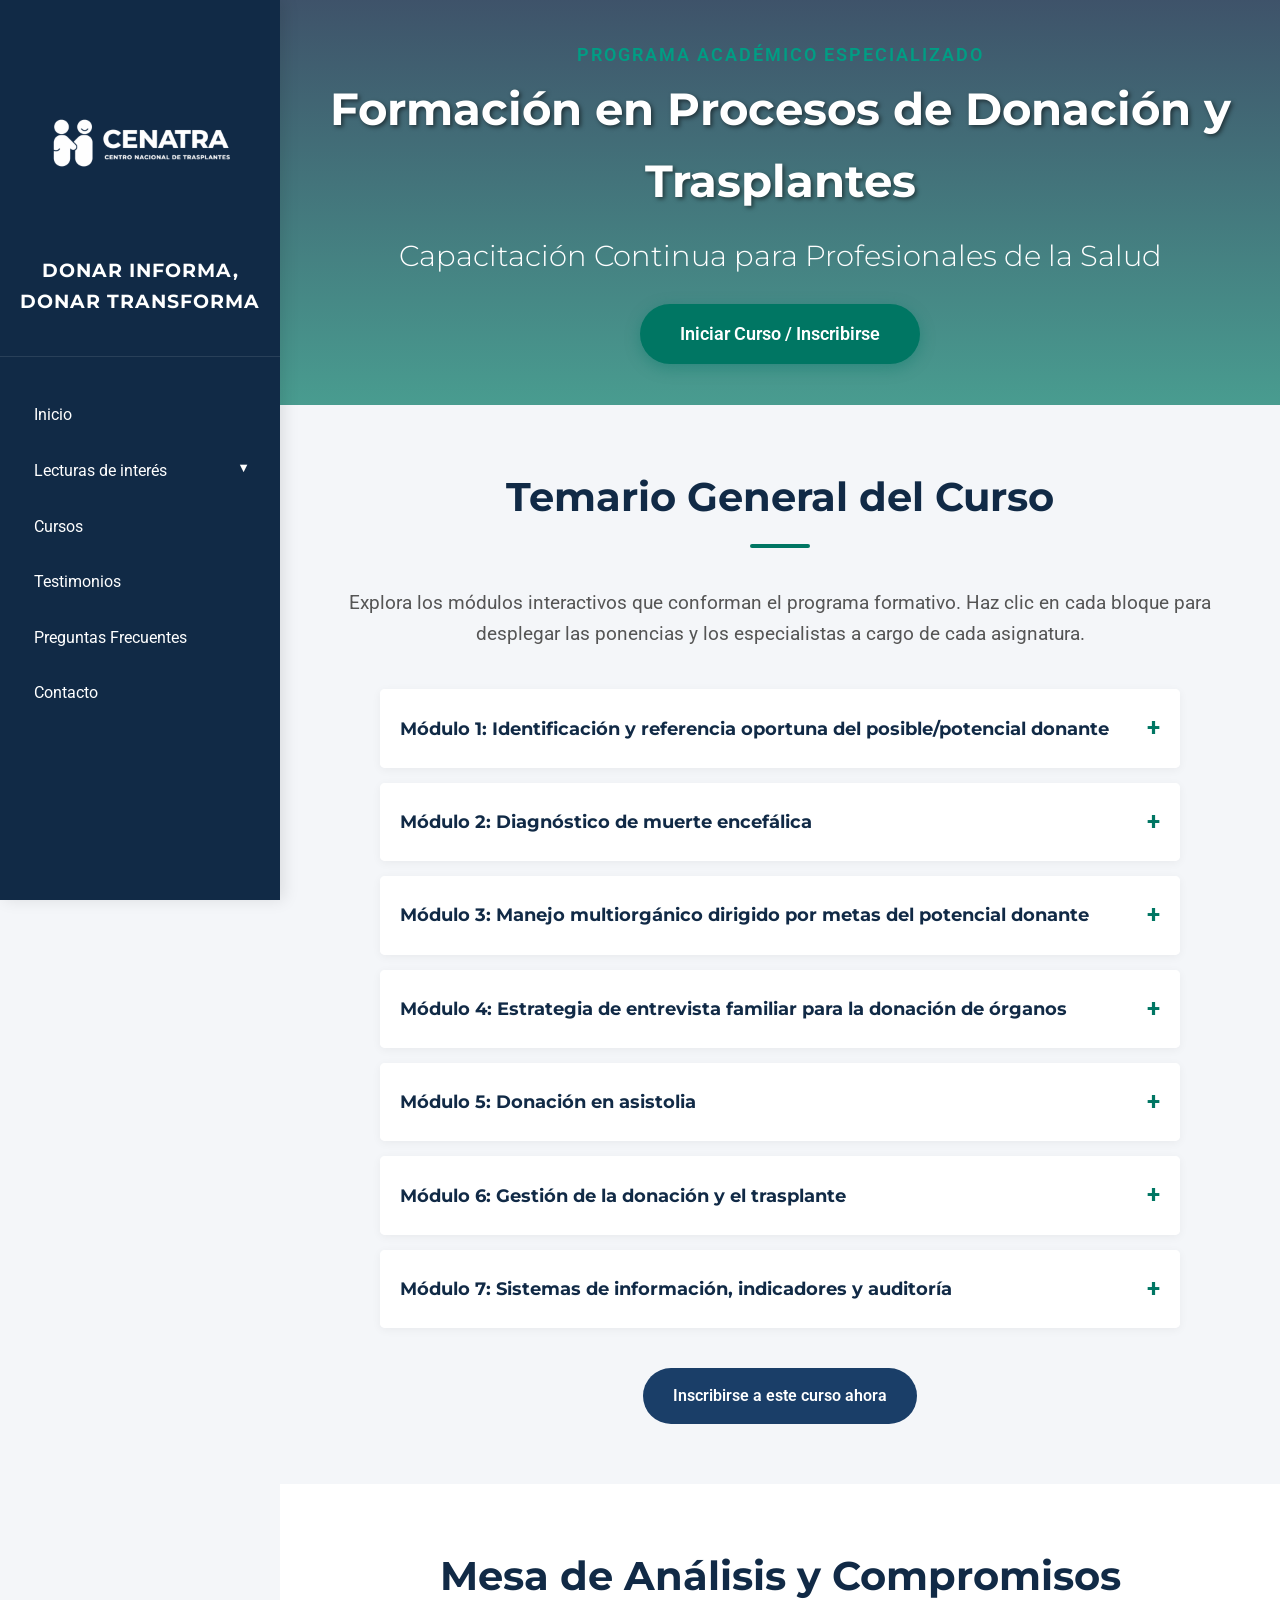
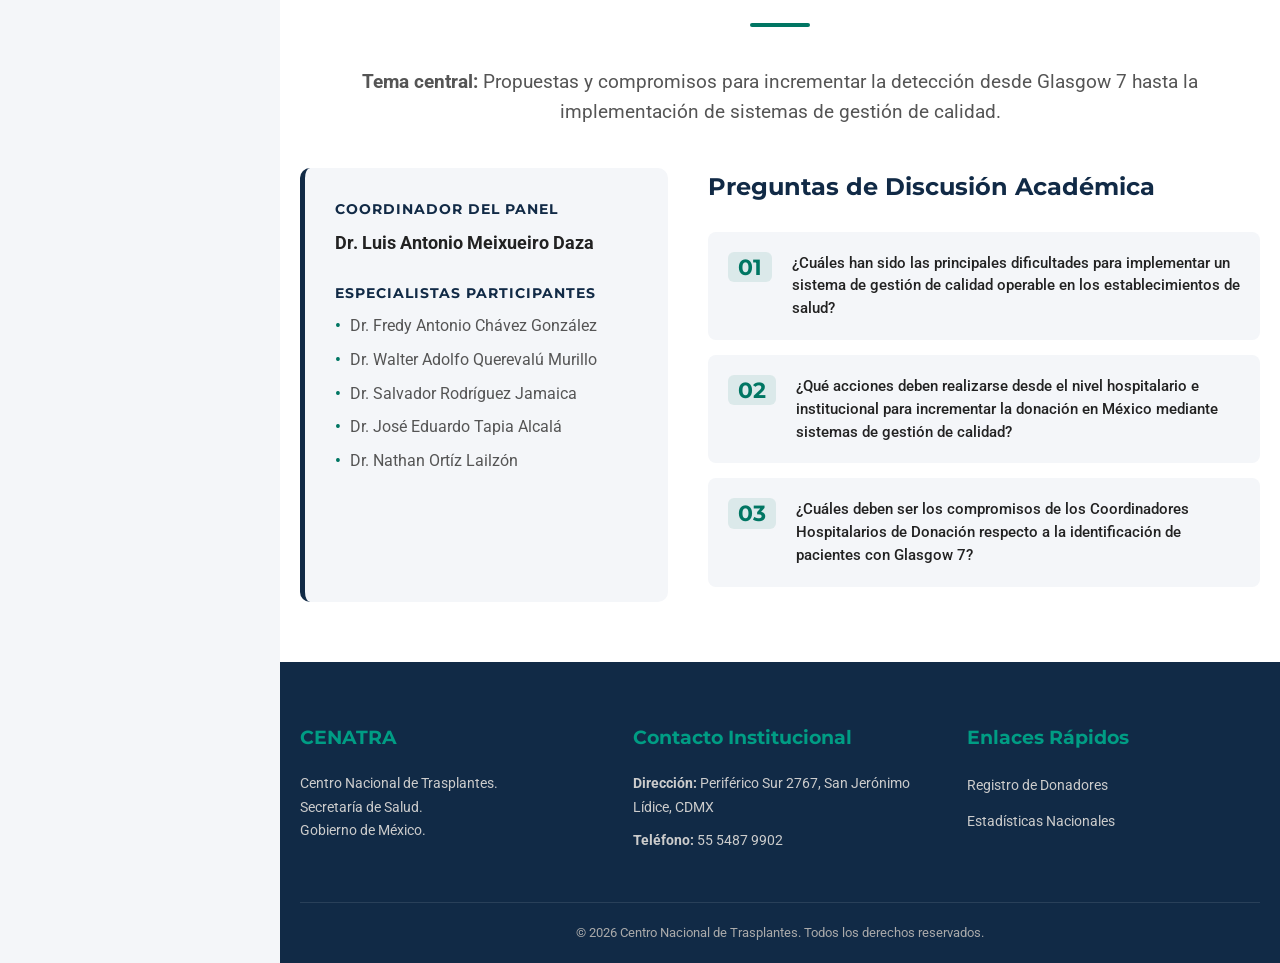
<file: Cursos.html>
<!DOCTYPE html>
<html lang="es">
<head>
    <meta charset="UTF-8">
    <meta name="viewport" content="width=device-width, initial-scale=1.0">
    <meta name="description" content="Temario Académico y Programa del Curso de Capacitación en Donación de Órganos - CENATRA.">
    <title>CENATRA | Programa del Curso</title>

    <link rel="preconnect" href="https://fonts.googleapis.com">
    <link rel="preconnect" href="https://fonts.gstatic.com" crossorigin>
    <link href="https://fonts.googleapis.com/css2?family=Montserrat:wght@300;400;600;700&family=Roboto:wght@300;400;700&display=swap" rel="stylesheet">

    <link rel="stylesheet" href="styles.css">
    <script src="script.js" defer></script>
</head>
<body>

    <button class="mobile-menu-btn" id="menuBtn">☰</button>

    <aside class="sidebar" id="sidebar">
        <div class="sidebar-header">
            <a href="index.html#inicio">
                <img src="Imagenes/logo.png" alt="logo">
                <h2>DONAR INFORMA,<br>DONAR TRANSFORMA</h2>
            </a>
        </div>
        <nav class="sidebar-nav">
            <ul>
                <li><a href="index.html#inicio" class="nav-link">Inicio</a></li>
                
                <li class="has-submenu">
                    <a href="index.html#articulos" class="nav-link dropdown-toggle" id="lecturas-btn">
                        Lecturas de interés <span class="arrow">▼</span>
                    </a>
                    <ul class="submenu" id="lecturas-submenu">
                        <li><a href="Mitos.html" class="nav-link sub-link">Mitos</a></li>
                        <li><a href="Tabues.html" class="nav-link sub-link">Tabúes</a></li>
                        <li><a href="Sabias-que.html" class="nav-link sub-link">Sabías que...</a></li>
                    </ul>
                </li>
                
                <li><a href="Cursos.html" class="nav-link active">Cursos</a></li>
                <li><a href="index.html#mision" class="nav-link">Testimonios</a></li>
                <li><a href="index.html#faq" class="nav-link">Preguntas Frecuentes</a></li>
                <li><a href="index.html#contacto" class="nav-link">Contacto</a></li>
            </ul>
        </nav>
    </aside>

    <main class="main-content">
        
        <section class="hero" style="height: 45vh; min-height: 350px;">
            <div class="hero-content">
                <p style="font-size: 1.1rem; text-transform: uppercase; letter-spacing: 2px; margin-bottom: 5px; font-weight: 600; color: var(--verde-claro);">Programa Académico Especializado</p>
                <h1 style="font-size: 2.8rem; margin-bottom: 15px;">Formación en Procesos de Donación y Trasplantes</h1>
                <h3 style="margin-bottom: 25px;">Capacitación Continua para Profesionales de la Salud</h3>
                <a href="Registro-Curso.html" class="btn-primary" style="font-size: 1.1rem; padding: 16px 40px; box-shadow: 0 4px 15px rgba(0, 118, 99, 0.4);">Iniciar Curso / Inscribirse</a>
            </div>
        </section>

        <section class="container">
            <h2 class="section-title">Temario General del Curso</h2>
            <p class="mision-text" style="margin-bottom: 40px;">
                Explora los módulos interactivos que conforman el programa formativo. Haz clic en cada bloque para desplegar las ponencias y los especialistas a cargo de cada asignatura.
            </p>

            <div class="faq-container">
                
                <div class="accordion-item">
                    <div class="accordion-header">
                        <h4>Módulo 1: Identificación y referencia oportuna del posible/potencial donante</h4>
                        <span class="icon">+</span>
                    </div>
                    <div class="accordion-content">
                        <ul class="course-list">
                            <li>
                                <strong>Conceptos de clasificación de los donantes considerando las etapas del proceso de donación</strong>
                                <span>Ponente: Dr. Luis Miguel Martínez Martínez</span>
                            </li>
                            <li>
                                <strong>Desencadenantes clínicos para identificar a los posibles o potenciales donadores (análisis presentado por grupo etario)</strong>
                                <span>Ponente: Dr. Manuel Correa Flores</span>
                            </li>
                            <li>
                                <strong>Donante con criterios extendidos</strong>
                                <span>Ponente: Dr. Manuel Correa Flores</span>
                            </li>
                        </ul>
                    </div>
                </div>

                <div class="accordion-item">
                    <div class="accordion-header">
                        <h4>Módulo 2: Diagnóstico de muerte encefálica</h4>
                        <span class="icon">+</span>
                    </div>
                    <div class="accordion-content">
                        <ul class="course-list">
                            <li>
                                <strong>Bases anatómicas y fisiopatológicas de la muerte encefálica, requisitos previos y examen clínico</strong>
                                <span>Ponente: Dra. Susana Pérez Cornejo</span>
                            </li>
                            <li>
                                <strong>Utilidad clínica de las pruebas confirmatorias de muerte encefálica</strong>
                                <span>Ponente: Dr. Claudio Alberto García Perales</span>
                            </li>
                        </ul>
                    </div>
                </div>

                <div class="accordion-item">
                    <div class="accordion-header">
                        <h4>Módulo 3: Manejo multiorgánico dirigido por metas del potencial donante</h4>
                        <span class="icon">+</span>
                    </div>
                    <div class="accordion-content">
                        <ul class="course-list">
                            <li>
                                <strong>Principios de reanimación multiorgánica dirigida por metas</strong>
                                <span>Ponente: Dra. María del Rosario Muñoz Ramírez</span>
                            </li>
                        </ul>
                    </div>
                </div>

                <div class="accordion-item">
                    <div class="accordion-header">
                        <h4>Módulo 4: Estrategia de entrevista familiar para la donación de órganos</h4>
                        <span class="icon">+</span>
                    </div>
                    <div class="accordion-content">
                        <ul class="course-list">
                            <li>
                                <strong>La familia en duelo y su disposición para donar</strong>
                                <span>Ponente: Dra. Belén Estébanez Montiel</span>
                            </li>
                            <li>
                                <strong>Comunicación en situaciones críticas</strong>
                                <span>Ponente: Dra. Kenia Yazmín Reyes Gutiérrez</span>
                            </li>
                            <li>
                                <strong>Causas de negativa familiar y alternativas para desactivarlas</strong>
                                <span>Ponente: Dr. Salvador Martínez Bernal</span>
                            </li>
                        </ul>
                    </div>
                </div>

                <div class="accordion-item">
                    <div class="accordion-header">
                        <h4>Módulo 5: Donación en asistolia</h4>
                        <span class="icon">+</span>
                    </div>
                    <div class="accordion-content">
                        <ul class="course-list">
                            <li>
                                <strong>Medicina prehospitalaria para pacientes con Glasgow 7</strong>
                                <span>Ponente: Mtro. Víctor Figueroa Figueroa</span>
                            </li>
                            <li>
                                <strong>Donación en asistolia controlada</strong>
                                <span>Ponente: Dra. Rosa Erro Aboytia</span>
                            </li>
                            <li>
                                <strong>Donación en asistolia no controlada</strong>
                                <span>Ponente: Dr. Marcos Montes de Oca</span>
                            </li>
                            <li>
                                <strong>Estrategias y medios para el traslado de órganos y donantes</strong>
                                <span>Ponente: Dra. Estrella Albarrán Suárez</span>
                            </li>
                            <li>
                                <strong>Red KIROS</strong>
                                <span>Ponente: Dr. Miguel Ángel Mata Chávez</span>
                            </li>
                        </ul>
                    </div>
                </div>

                <div class="accordion-item">
                    <div class="accordion-header">
                        <h4>Módulo 6: Gestión de la donación y el trasplante</h4>
                        <span class="icon">+</span>
                    </div>
                    <div class="accordion-content">
                        <ul class="course-list">
                            <li>
                                <strong>Perfusión de órganos</strong>
                                <span>Ponente: Dr. Aczel I. Sánchez Cedillo</span>
                            </li>
                            <li>
                                <strong>Desde la detección hasta el donante eficaz: experiencia y recomendaciones del programa Glasgow 7 en Argentina</strong>
                                <span>Ponente: Dr. Pablo Centeno</span>
                            </li>
                            <li>
                                <strong>Proceso desde la detección hasta la distribución: experiencia en México</strong>
                                <span>Ponente: Dr. Juan Manuel Villa Martínez</span>
                            </li>
                            <li>
                                <strong>Resguardo de tejidos</strong>
                                <span>Ponente: Dr. Gerardo René Cantú Soraiz</span>
                            </li>
                            <li>
                                <strong>Áreas críticas y de urgencias, antesala a la donación</strong>
                                <span>Ponente: Dr. Gustavo López Orozco</span>
                            </li>
                        </ul>
                    </div>
                </div>

                <div class="accordion-item">
                    <div class="accordion-header">
                        <h4>Módulo 7: Sistemas de información, indicadores y auditoría</h4>
                        <span class="icon">+</span>
                    </div>
                    <div class="accordion-content">
                        <ul class="course-list">
                            <li>
                                <strong>Programa de gestión de calidad en los procesos de donación: experiencia en Argentina</strong>
                                <span>Ponente: Dr. Pablo Centeno</span>
                            </li>
                            <li>
                                <strong>Perspectiva en México sobre la gestión de la calidad en los procesos de donación</strong>
                                <span>Ponente: Dr. Juan Manuel Villa Martínez</span>
                            </li>
                        </ul>
                    </div>
                </div>

            </div>
            
            <div style="text-align: center; margin-top: 40px;">
                <a href="Registro-Curso.html" class="btn-primary" style="background-color: var(--azul-claro);">Inscribirse a este curso ahora</a>
            </div>
        </section>

        <section class="analysis-section" style="background-color: var(--blanco); padding: 60px 20px;">
            <div class="container" style="padding: 0;">
                <h2 class="section-title">Mesa de Análisis y Compromisos</h2>
                <p class="mision-text" style="margin-bottom: 40px;">
                    <strong>Tema central:</strong> Propuestas y compromisos para incrementar la detección desde Glasgow 7 hasta la implementación de sistemas de gestión de calidad.
                </p>

                <div class="panel-container">
                    <div class="panel-staff">
                        <div class="staff-block">
                            <h5>Coordinador del Panel</h5>
                            <p>Dr. Luis Antonio Meixueiro Daza</p>
                        </div>
                        <div class="staff-block">
                            <h5>Especialistas Participantes</h5>
                            <ul>
                                <li>Dr. Fredy Antonio Chávez González</li>
                                <li>Dr. Walter Adolfo Querevalú Murillo</li>
                                <li>Dr. Salvador Rodríguez Jamaica</li>
                                <li>Dr. José Eduardo Tapia Alcalá</li>
                                <li>Dr. Nathan Ortíz Lailzón</li>
                            </ul>
                        </div>
                    </div>

                    <div class="panel-questions">
                        <h3>Preguntas de Discusión Académica</h3>
                        
                        <div class="question-box">
                            <span class="q-num">01</span>
                            <p>¿Cuáles han sido las principales dificultades para implementar un sistema de gestión de calidad operable en los establecimientos de salud?</p>
                        </div>

                        <div class="question-box">
                            <span class="q-num">02</span>
                            <p>¿Qué acciones deben realizarse desde el nivel hospitalario e institucional para incrementar la donación en México mediante sistemas de gestión de calidad?</p>
                        </div>

                        <div class="question-box">
                            <span class="q-num">03</span>
                            <p>¿Cuáles deben ser los compromisos de los Coordinadores Hospitalarios de Donación respecto a la identificación de pacientes con Glasgow 7?</p>
                        </div>
                    </div>
                </div>
            </div>
        </section>

        <footer id="contacto" class="footer">
            <div class="footer-grid">
                <div class="footer-col">
                    <h4>CENATRA</h4>
                    <p>Centro Nacional de Trasplantes.<br>Secretaría de Salud.<br>Gobierno de México.</p>
                </div>
                <div class="footer-col">
                    <h4>Contacto Institucional</h4>
                    <p><strong>Dirección:</strong> Periférico Sur 2767, San Jerónimo Lídice, CDMX</p>
                    <p><strong>Teléfono:</strong> 55 5487 9902</p>
                </div>
                <div class="footer-col">
                    <h4>Enlaces Rápidos</h4>
                    <ul>
                        <li><a href="https://www.donavida-cenatra.atdt.gob.mx/">Registro de Donadores</a></li>
                        <li><a href="https://www.gob.mx/cenatra#13559">Estadísticas Nacionales</a></li>
                    </ul>
                </div>
            </div>
            <div class="footer-bottom">
                <p>&copy; 2026 Centro Nacional de Trasplantes. Todos los derechos reservados.</p>
            </div>
        </footer>

    </main>

</body>
</html>
</file>
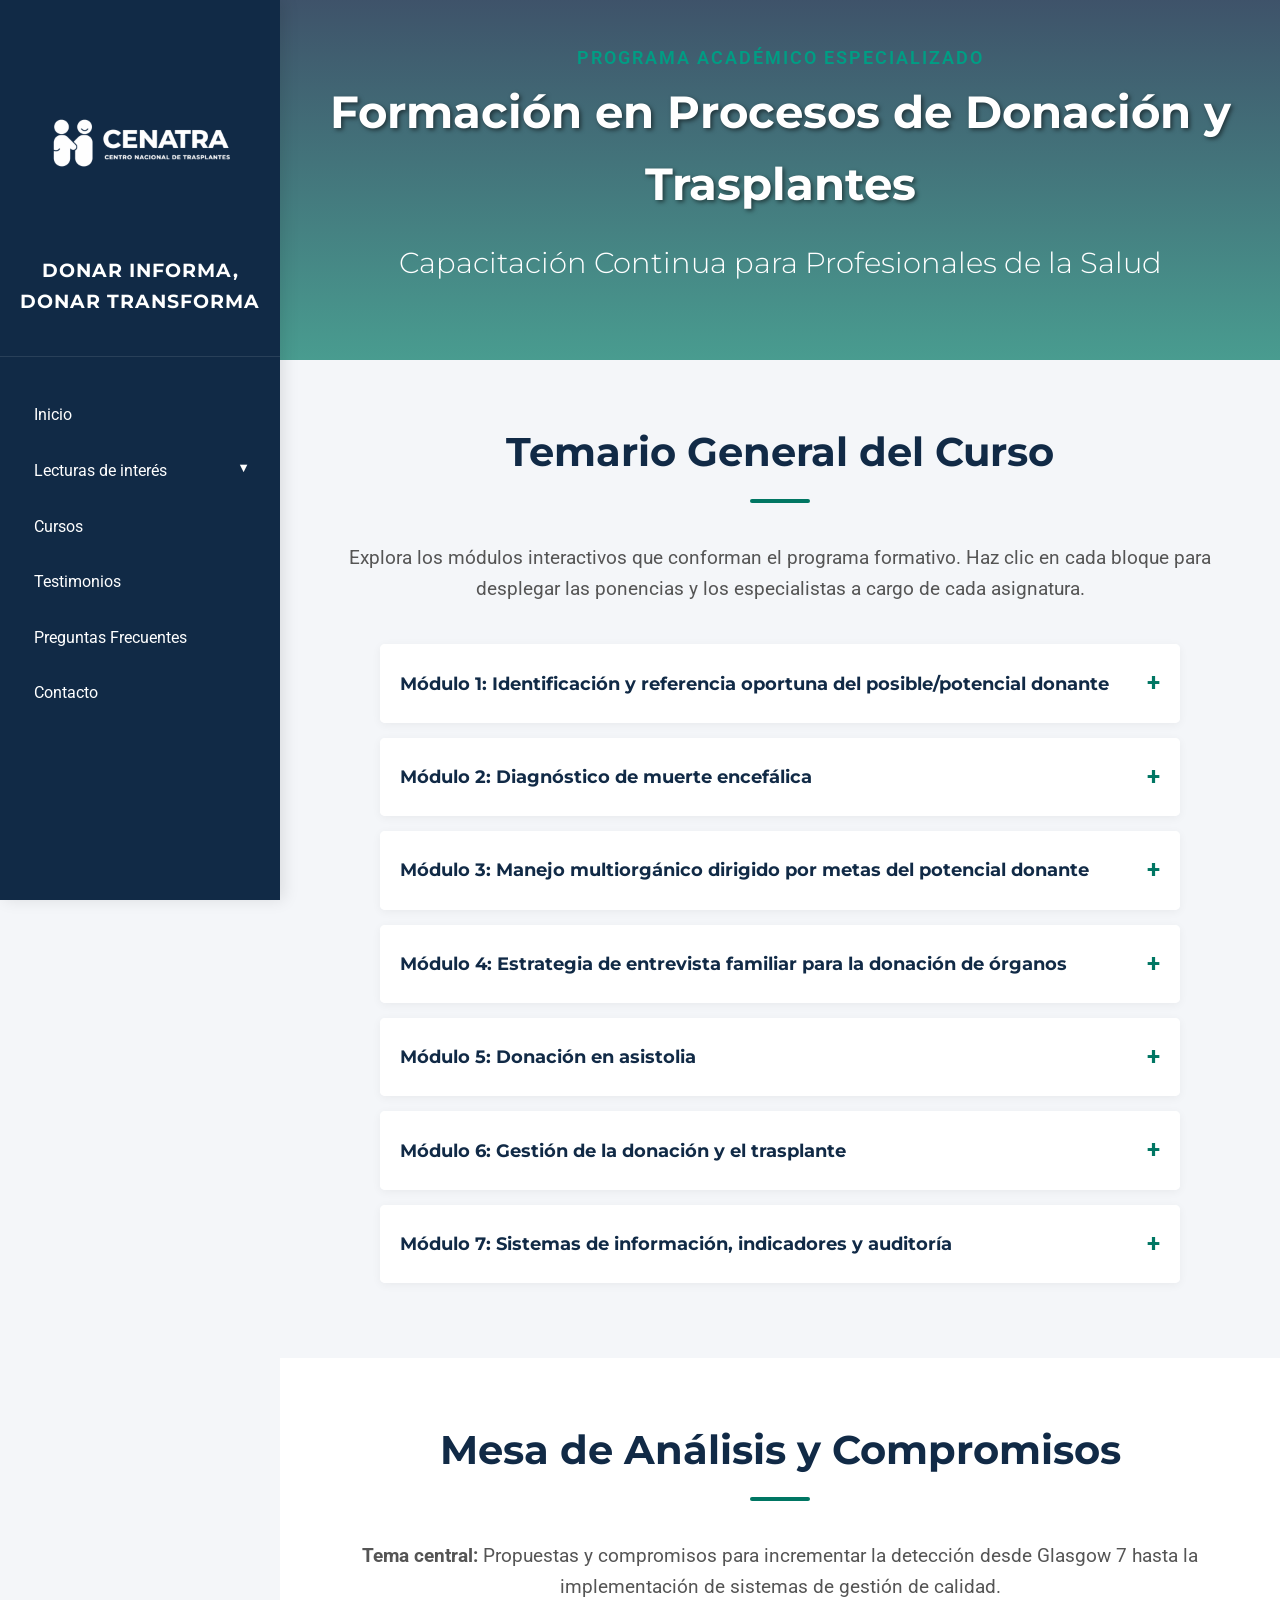
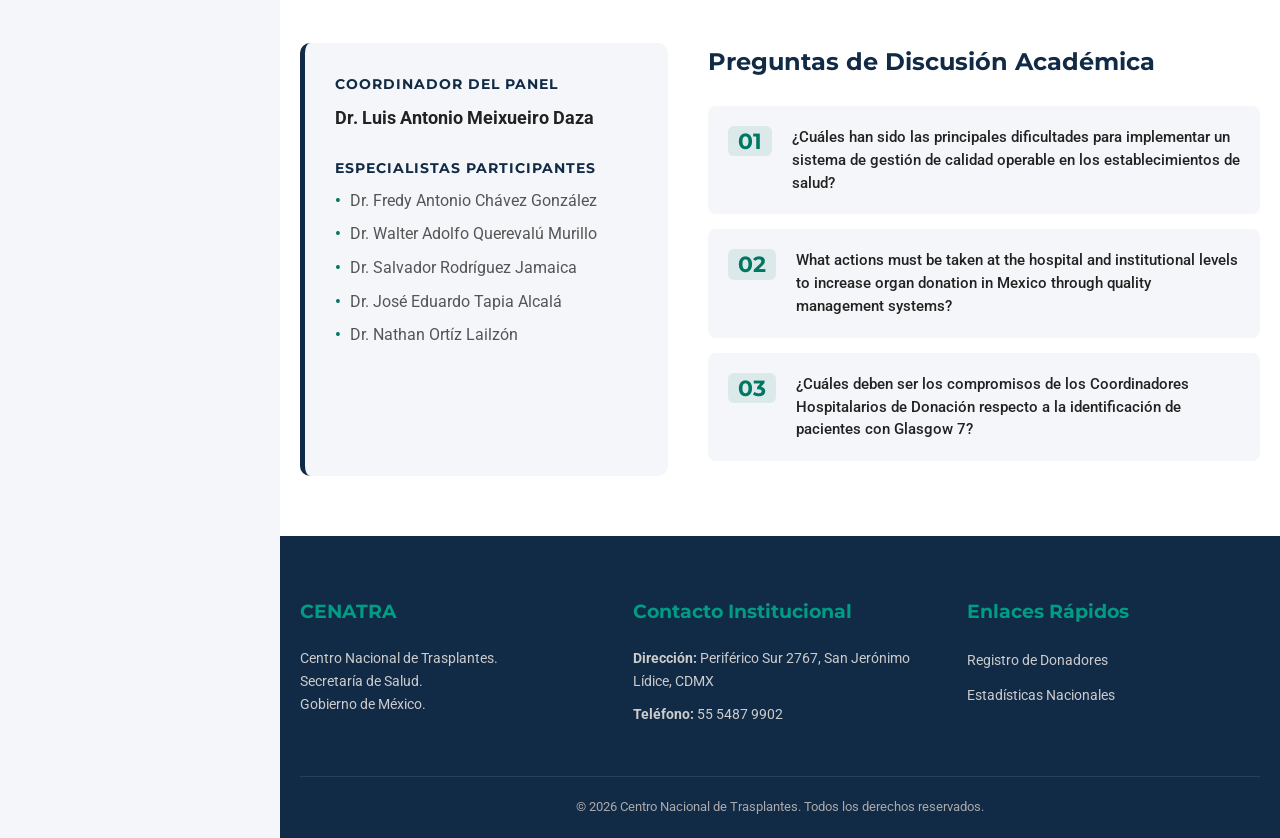
<file: Glasgow7.html>
<!DOCTYPE html>
<html lang="es">
<head>
    <meta charset="UTF-8">
    <meta name="viewport" content="width=device-width, initial-scale=1.0">
    <meta name="description" content="Temario Académico y Programa del Curso de Capacitación en Donación de Órganos - CENATRA.">
    <title>CENATRA | Programa del Curso</title>

    <link rel="preconnect" href="https://fonts.googleapis.com">
    <link rel="preconnect" href="https://fonts.gstatic.com" crossorigin>
    <link href="https://fonts.googleapis.com/css2?family=Montserrat:wght@300;400;600;700&family=Roboto:wght@300;400;700&display=swap" rel="stylesheet">

    <link rel="stylesheet" href="styles.css">
    <script src="script.js" defer></script>
</head>
<body>

    <button class="mobile-menu-btn" id="menuBtn">☰</button>

    <aside class="sidebar" id="sidebar">
        <div class="sidebar-header">
            <a href="index.html#inicio">
                <img src="Imagenes/logo.png" alt="logo">
                <h2>DONAR INFORMA,<br>DONAR TRANSFORMA</h2>
            </a>
        </div>
        <nav class="sidebar-nav">
            <ul>
                <li><a href="index.html#inicio" class="nav-link">Inicio</a></li>
                
                <li class="has-submenu">
                    <a href="index.html#articulos" class="nav-link dropdown-toggle" id="lecturas-btn">
                        Lecturas de interés <span class="arrow">▼</span>
                    </a>
                    <ul class="submenu" id="lecturas-submenu">
                        <li><a href="Mitos.html" class="nav-link sub-link">Mitos</a></li>
                        <li><a href="Tabues.html" class="nav-link sub-link">Tabúes</a></li>
                        <li><a href="Sabias-que.html" class="nav-link sub-link">Sabías que...</a></li>
                    </ul>
                </li>
                
                <li><a href="Cursos.html" class="nav-link active">Cursos</a></li>
                <li><a href="index.html#mision" class="nav-link">Testimonios</a></li>
                <li><a href="index.html#faq" class="nav-link">Preguntas Frecuentes</a></li>
                <li><a href="index.html#contacto" class="nav-link">Contacto</a></li>
            </ul>
        </nav>
    </aside>

    <main class="main-content">
        
        <section class="hero" style="height: 40vh; min-height: 300px;">
            <div class="hero-content">
                <p style="font-size: 1.1rem; text-transform: uppercase; letter-spacing: 2px; margin-bottom: 5px; font-weight: 600; color: var(--verde-claro);">Programa Académico Especializado</p>
                <h1 style="font-size: 2.8rem;">Formación en Procesos de Donación y Trasplantes</h1>
                <h3>Capacitación Continua para Profesionales de la Salud</h3>
            </div>
        </section>

        <section class="container">
            <h2 class="section-title">Temario General del Curso</h2>
            <p class="mision-text" style="margin-bottom: 40px;">
                Explora los módulos interactivos que conforman el programa formativo. Haz clic en cada bloque para desplegar las ponencias y los especialistas a cargo de cada asignatura.
            </p>

            <div class="faq-container">
                
                <div class="accordion-item">
                    <div class="accordion-header">
                        <h4>Módulo 1: Identificación y referencia oportuna del posible/potencial donante</h4>
                        <span class="icon">+</span>
                    </div>
                    <div class="accordion-content">
                        <ul class="course-list">
                            <li>
                                <strong>Conceptos de clasificación de los donantes considerando las etapas del proceso de donación</strong>
                                <span>Ponente: Dr. Luis Miguel Martínez Martínez</span>
                            </li>
                            <li>
                                <strong>Desencadenantes clínicos para identificar a los posibles o potenciales donadores (análisis presentado por grupo etario)</strong>
                                <span>Ponente: Dr. Manuel Correa Flores</span>
                            </li>
                            <li>
                                <strong>Donante con criterios extendidos</strong>
                                <span>Ponente: Dr. Manuel Correa Flores</span>
                            </li>
                        </ul>
                    </div>
                </div>

                <div class="accordion-item">
                    <div class="accordion-header">
                        <h4>Módulo 2: Diagnóstico de muerte encefálica</h4>
                        <span class="icon">+</span>
                    </div>
                    <div class="accordion-content">
                        <ul class="course-list">
                            <li>
                                <strong>Bases anatómicas y fisiopatológicas de la muerte encefálica, requisitos previos y examen clínico</strong>
                                <span>Ponente: Dra. Susana Pérez Cornejo</span>
                            </li>
                            <li>
                                <strong>Utilidad clínica de las pruebas confirmatorias de muerte encefálica</strong>
                                <span>Ponente: Dr. Claudio Alberto García Perales</span>
                            </li>
                        </ul>
                    </div>
                </div>

                <div class="accordion-item">
                    <div class="accordion-header">
                        <h4>Módulo 3: Manejo multiorgánico dirigido por metas del potencial donante</h4>
                        <span class="icon">+</span>
                    </div>
                    <div class="accordion-content">
                        <ul class="course-list">
                            <li>
                                <strong>Principios de reanimación multiorgánica dirigida por metas</strong>
                                <span>Ponente: Dra. María del Rosario Muñoz Ramírez</span>
                            </li>
                        </ul>
                    </div>
                </div>

                <div class="accordion-item">
                    <div class="accordion-header">
                        <h4>Módulo 4: Estrategia de entrevista familiar para la donación de órganos</h4>
                        <span class="icon">+</span>
                    </div>
                    <div class="accordion-content">
                        <ul class="course-list">
                            <li>
                                <strong>La familia en duelo y su disposición para donar</strong>
                                <span>Ponente: Dra. Belén Estébanez Montiel</span>
                            </li>
                            <li>
                                <strong>Comunicación en situaciones críticas</strong>
                                <span>Ponente: Dra. Kenia Yazmín Reyes Gutiérrez</span>
                            </li>
                            <li>
                                <strong>Causas de negativa familiar y alternativas para desactivarlas</strong>
                                <span>Ponente: Dr. Salvador Martínez Bernal</span>
                            </li>
                        </ul>
                    </div>
                </div>

                <div class="accordion-item">
                    <div class="accordion-header">
                        <h4>Módulo 5: Donación en asistolia</h4>
                        <span class="icon">+</span>
                    </div>
                    <div class="accordion-content">
                        <ul class="course-list">
                            <li>
                                <strong>Medicina prehospitalaria para pacientes con Glasgow 7</strong>
                                <span>Ponente: Mtro. Víctor Figueroa Figueroa</span>
                            </li>
                            <li>
                                <strong>Donación en asistolia controlada</strong>
                                <span>Ponente: Dra. Rosa Erro Aboytia</span>
                            </li>
                            <li>
                                <strong>Donación en asistolia no controlada</strong>
                                <span>Ponente: Dr. Marcos Montes de Oca</span>
                            </li>
                            <li>
                                <strong>Estrategias y medios para el traslado de órganos y donantes</strong>
                                <span>Ponente: Dra. Estrella Albarrán Suárez</span>
                            </li>
                            <li>
                                <strong>Red KIROS</strong>
                                <span>Ponente: Dr. Miguel Ángel Mata Chávez</span>
                            </li>
                        </ul>
                    </div>
                </div>

                <div class="accordion-item">
                    <div class="accordion-header">
                        <h4>Módulo 6: Gestión de la donación y el trasplante</h4>
                        <span class="icon">+</span>
                    </div>
                    <div class="accordion-content">
                        <ul class="course-list">
                            <li>
                                <strong>Perfusión de órganos</strong>
                                <span>Ponente: Dr. Aczel I. Sánchez Cedillo</span>
                            </li>
                            <li>
                                <strong>Desde la detección hasta el donante eficaz: experiencia y recomendaciones del programa Glasgow 7 en Argentina</strong>
                                <span>Ponente: Dr. Pablo Centeno</span>
                            </li>
                            <li>
                                <strong>Proceso desde la detección hasta la distribución: experiencia en México</strong>
                                <span>Ponente: Dr. Juan Manuel Villa Martínez</span>
                            </li>
                            <li>
                                <strong>Resguardo de tejidos</strong>
                                <span>Ponente: Dr. Gerardo René Cantú Soraiz</span>
                            </li>
                            <li>
                                <strong>Áreas críticas y de urgencias, antesala a la donación</strong>
                                <span>Ponente: Dr. Gustavo López Orozco</span>
                            </li>
                        </ul>
                    </div>
                </div>

                <div class="accordion-item">
                    <div class="accordion-header">
                        <h4>Módulo 7: Sistemas de información, indicadores y auditoría</h4>
                        <span class="icon">+</span>
                    </div>
                    <div class="accordion-content">
                        <ul class="course-list">
                            <li>
                                <strong>Programa de gestión de calidad en los procesos de donación: experiencia en Argentina</strong>
                                <span>Ponente: Dr. Pablo Centeno</span>
                            </li>
                            <li>
                                <strong>Perspectiva en México sobre la gestión de la calidad en los procesos de donación</strong>
                                <span>Ponente: Dr. Juan Manuel Villa Martínez</span>
                            </li>
                        </ul>
                    </div>
                </div>

            </div>
        </section>

        <section class="analysis-section" style="background-color: var(--blanco); padding: 60px 20px;">
            <div class="container" style="padding: 0;">
                <h2 class="section-title">Mesa de Análisis y Compromisos</h2>
                <p class="mision-text" style="margin-bottom: 40px;">
                    <strong>Tema central:</strong> Propuestas y compromisos para incrementar la detección desde Glasgow 7 hasta la implementación de sistemas de gestión de calidad.
                </p>

                <div class="panel-container">
                    <div class="panel-staff">
                        <div class="staff-block">
                            <h5>Coordinador del Panel</h5>
                            <p>Dr. Luis Antonio Meixueiro Daza</p>
                        </div>
                        <div class="staff-block">
                            <h5>Especialistas Participantes</h5>
                            <ul>
                                <li>Dr. Fredy Antonio Chávez González</li>
                                <li>Dr. Walter Adolfo Querevalú Murillo</li>
                                <li>Dr. Salvador Rodríguez Jamaica</li>
                                <li>Dr. José Eduardo Tapia Alcalá</li>
                                <li>Dr. Nathan Ortíz Lailzón</li>
                            </ul>
                        </div>
                    </div>

                    <div class="panel-questions">
                        <h3>Preguntas de Discusión Académica</h3>
                        
                        <div class="question-box">
                            <span class="q-num">01</span>
                            <p>¿Cuáles han sido las principales dificultades para implementar un sistema de gestión de calidad operable en los establecimientos de salud?</p>
                        </div>

                        <div class="question-box">
                            <span class="q-num">02</span>
                            <p>What actions must be taken at the hospital and institutional levels to increase organ donation in Mexico through quality management systems?</p>
                        </div>

                        <div class="question-box">
                            <span class="q-num">03</span>
                            <p>¿Cuáles deben ser los compromisos de los Coordinadores Hospitalarios de Donación respecto a la identificación de pacientes con Glasgow 7?</p>
                        </div>
                    </div>
                </div>
            </div>
        </section>

        <footer id="contacto" class="footer">
            <div class="footer-grid">
                <div class="footer-col">
                    <h4>CENATRA</h4>
                    <p>Centro Nacional de Trasplantes.<br>Secretaría de Salud.<br>Gobierno de México.</p>
                </div>
                <div class="footer-col">
                    <h4>Contacto Institucional</h4>
                    <p><strong>Dirección:</strong> Periférico Sur 2767, San Jerónimo Lídice, CDMX</p>
                    <p><strong>Teléfono:</strong> 55 5487 9902</p>
                </div>
                <div class="footer-col">
                    <h4>Enlaces Rápidos</h4>
                    <ul>
                        <li><a href="https://www.donavida-cenatra.atdt.gob.mx/">Registro de Donadores</a></li>
                        <li><a href="https://www.gob.mx/cenatra#13559">Estadísticas Nacionales</a></li>
                    </ul>
                </div>
            </div>
            <div class="footer-bottom">
                <p>&copy; 2026 Centro Nacional de Trasplantes. Todos los derechos reservados.</p>
            </div>
        </footer>

    </main>

</body>
</html>
</file>
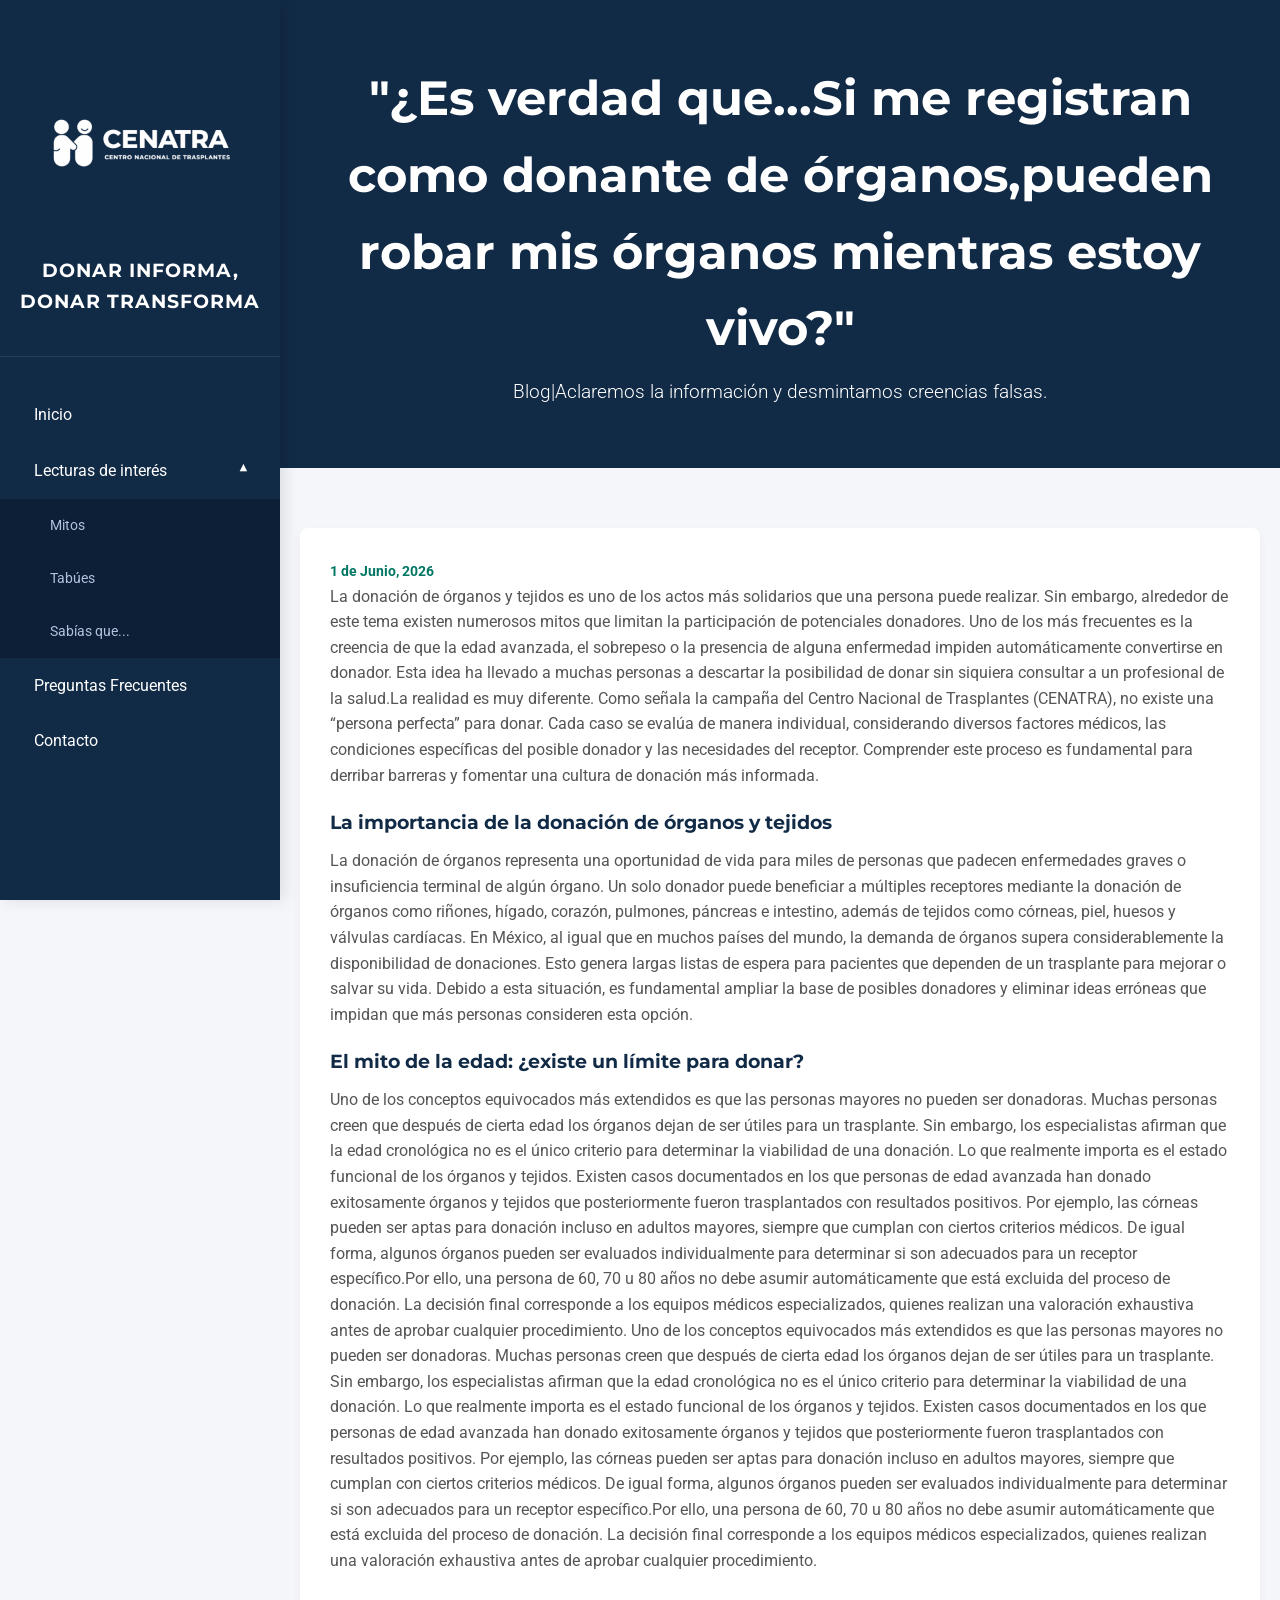
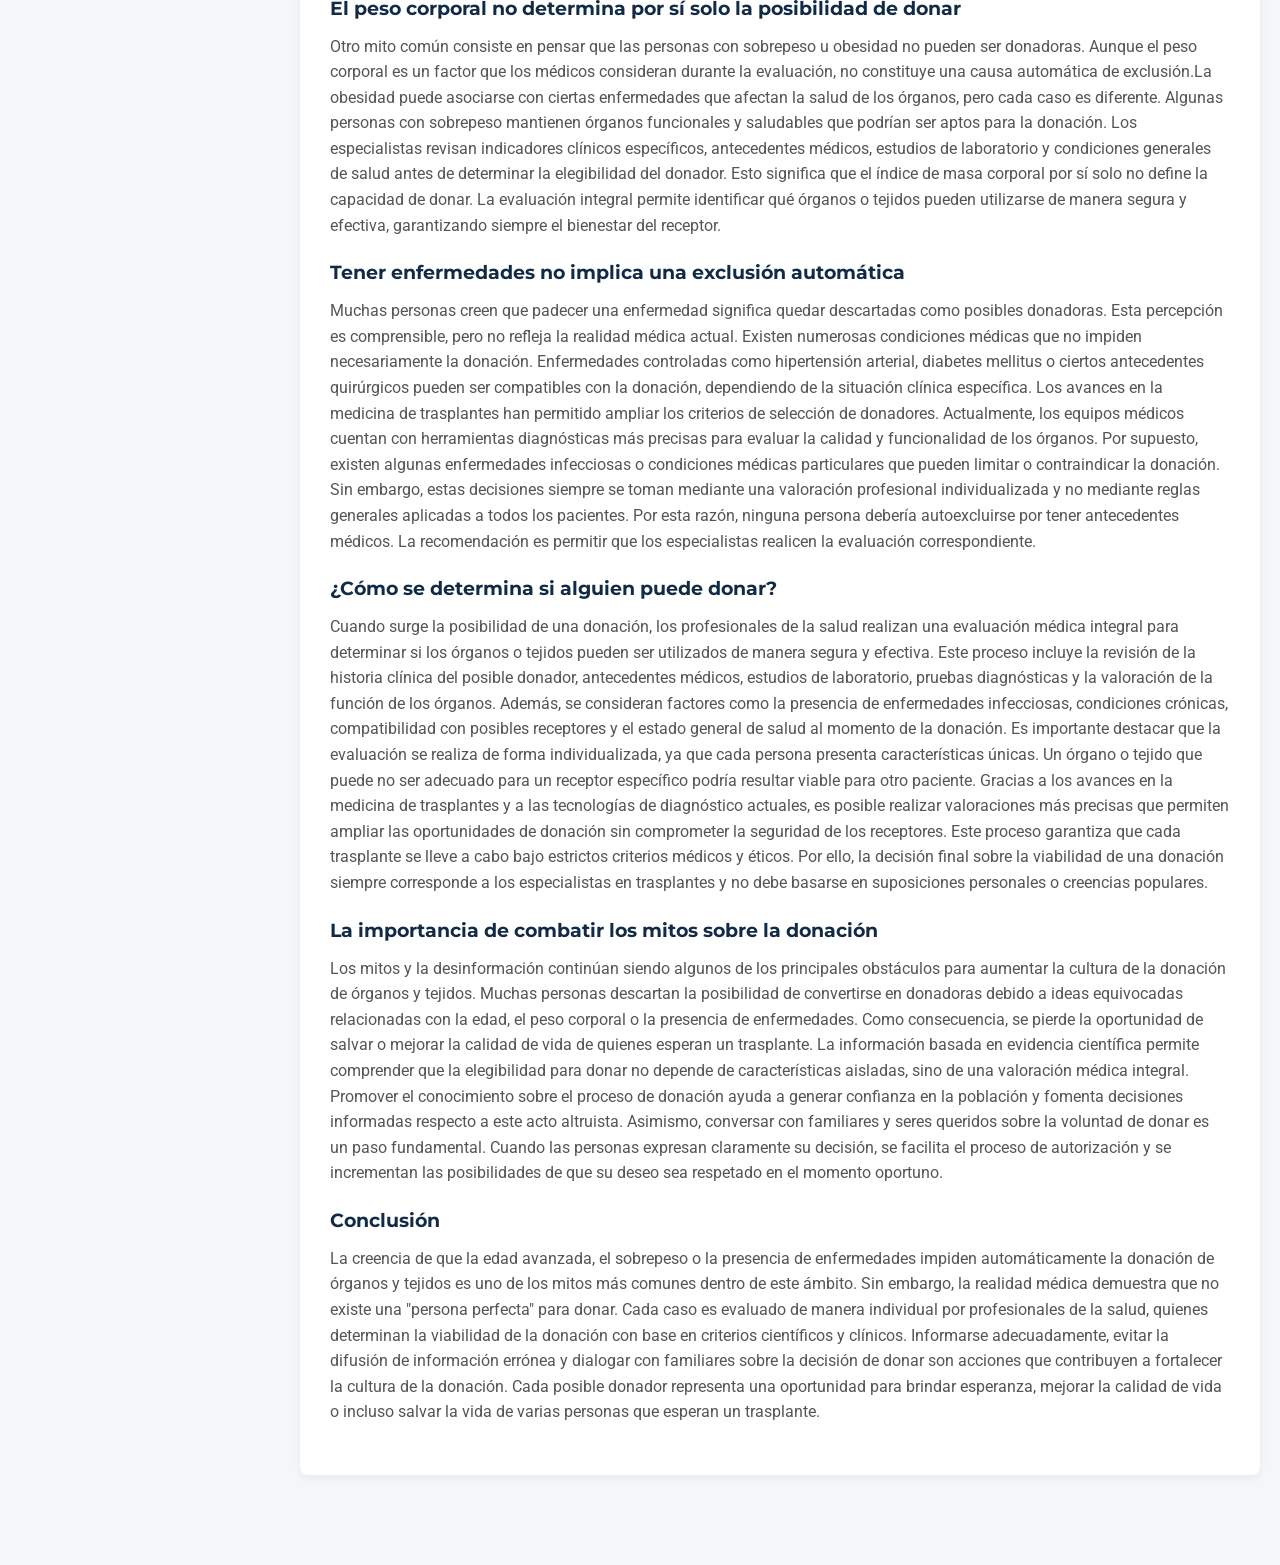
<file: M2-0106.html>
<!DOCTYPE html>
<html lang="es">
<head>
    <meta charset="UTF-8">
    <meta name="viewport" content="width=device-width, initial-scale=1.0">
    <title>"Por mi edad o por mi estado de salud, seguro, no puedo donar."| CENATRA</title>
    <link href="https://fonts.googleapis.com/css2?family=Montserrat:wght@300;400;600;700&family=Roboto:wght@300;400;700&display=swap" rel="stylesheet">
    <link rel="stylesheet" href="styles.css">
    <script src="script.js" defer></script>
</head>
<body>

    <button class="mobile-menu-btn" id="menuBtn">☰</button>

    <aside class="sidebar" id="sidebar">
        <div class="sidebar-header">
            <a href="index.html">
                <img src="logo.png" alt="logo">
                <h2>DONAR INFORMA,<br>DONAR TRANSFORMA</h2>
            </a>
        </div>
        <nav class="sidebar-nav">
            <ul>
                <li><a href="index.html#inicio" class="nav-link">Inicio</a></li>
                <li class="has-submenu open">
                    <a href="index.html#articulos" class="nav-link dropdown-toggle" id="lecturas-btn">
                        Lecturas de interés <span class="arrow" style="transform: rotate(180deg);">▼</span>
                    </a>
                    <ul class="submenu open" id="lecturas-submenu" style="max-height: 200px;">
                        <li><a href="Mitos.html" class="nav-link sub-link active">Mitos</a></li>
                        <li><a href="Tabues.html" class="nav-link sub-link">Tabúes</a></li>
                        <li><a href="Sabias-que.html" class="nav-link sub-link">Sabías que...</a></li>
                    </ul>
                </li>
                <li><a href="index.html#faq" class="nav-link">Preguntas Frecuentes</a></li>
                <li><a href="index.html#contacto" class="nav-link">Contacto</a></li>
            </ul>
        </nav>
    </aside>

    <main class="main-content">
        <section class="page-header" style="background-color: var(--azul-institucional); color: white; padding: 60px 20px; text-align: center;">
            <h1 style="font-size: 3rem; margin-bottom: 10px;">"¿Es verdad que...Si me registran como donante de órganos,pueden robar mis órganos mientras estoy vivo?"</h1>
            <p style="font-size: 1.2rem; font-weight: 300;">Blog|Aclaremos la información y desmintamos creencias falsas.</p>
        </section>

        <section class="blog-posts container">
            
            <article class="post-item" style="background: white; padding: 30px; border-radius: 8px; margin-bottom: 30px; box-shadow: 0 4px 10px rgba(0,0,0,0.05);">
                <span style="color: var(--verde-salud); font-weight: bold; font-size: 0.9rem;">1 de Junio, 2026</span>
                <p style="color: var(--gris-texto); margin-bottom: 20px;">La donación de órganos y tejidos es uno de los actos más solidarios que una persona puede realizar. Sin embargo, alrededor de este tema existen numerosos mitos que limitan la participación de potenciales donadores. Uno de los más frecuentes es la creencia de que la edad avanzada, el sobrepeso o la presencia de alguna enfermedad impiden automáticamente convertirse en donador. Esta idea ha llevado a muchas personas a descartar la posibilidad de donar sin siquiera consultar a un profesional de la salud.La realidad es muy diferente. Como señala la campaña del Centro Nacional de Trasplantes (CENATRA), no existe una “persona perfecta” para donar. Cada caso se evalúa de manera individual, considerando diversos factores médicos, las condiciones específicas del posible donador y las necesidades del receptor. Comprender este proceso es fundamental para derribar barreras y fomentar una cultura de donación más informada.
                
                <h3 style="color: var(--azul-institucional); margin: 10px 0;">La importancia de la donación de órganos y tejidos </h3>
                <p style="color: var(--gris-texto); margin-bottom: 20px;"> 
                    La donación de órganos representa una oportunidad de vida para miles de personas que padecen enfermedades graves o insuficiencia terminal de algún órgano. Un solo donador puede beneficiar a 
                    múltiples receptores mediante la donación de órganos como riñones, hígado, corazón, pulmones, páncreas e intestino, además de tejidos como córneas, piel, huesos y válvulas cardíacas.
                    En México, al igual que en muchos países del mundo, la demanda de órganos supera considerablemente la disponibilidad de donaciones. Esto genera largas listas de espera para pacientes que dependen 
                    de un trasplante para mejorar o salvar su vida. Debido a esta situación, es fundamental ampliar la base de posibles donadores y eliminar ideas erróneas que impidan que más personas consideren esta 
                    opción.
                </p>

                <h3 style="color: var(--azul-institucional); margin: 10px 0;">El mito de la edad: ¿existe un límite para donar? </h3>
                <p style="color: var(--gris-texto); margin-bottom: 20px;"> 
                    Uno de los conceptos equivocados más extendidos es que las personas mayores no pueden ser donadoras. Muchas personas creen que después de cierta edad los órganos dejan de ser útiles para un 
                    trasplante. Sin embargo, los especialistas afirman que la edad cronológica no es el único criterio para determinar la viabilidad de una donación. Lo que realmente importa es el estado funcional 
                    de los órganos y tejidos. Existen casos documentados en los que personas de edad avanzada han donado exitosamente órganos y tejidos que posteriormente fueron trasplantados con resultados positivos.
                    Por ejemplo, las córneas pueden ser aptas para donación incluso en adultos mayores, siempre que cumplan con ciertos criterios médicos. De igual forma, algunos órganos pueden ser evaluados 
                    individualmente para determinar si son adecuados para un receptor específico.Por ello, una persona de 60, 70 u 80 años no debe asumir automáticamente que está excluida del proceso de donación. 
                    La decisión final corresponde a los equipos médicos especializados, quienes realizan una valoración exhaustiva antes de aprobar cualquier procedimiento.
                    Uno de los conceptos equivocados más extendidos es que las personas mayores no pueden ser donadoras. Muchas personas creen que después de cierta edad los órganos dejan de ser útiles para un 
                    trasplante. Sin embargo, los especialistas afirman que la edad cronológica no es el único criterio para determinar la viabilidad de una donación. Lo que realmente importa es el estado funcional 
                    de los órganos y tejidos. Existen casos documentados en los que personas de edad avanzada han donado exitosamente órganos y tejidos que posteriormente fueron trasplantados con resultados 
                    positivos. Por ejemplo, las córneas pueden ser aptas para donación incluso en adultos mayores, siempre que cumplan con ciertos criterios médicos. De igual forma, algunos órganos pueden ser 
                    evaluados individualmente para determinar si son adecuados para un receptor específico.Por ello, una persona de 60, 70 u 80 años no debe asumir automáticamente que está excluida del proceso de 
                    donación. La decisión final corresponde a los equipos médicos especializados, quienes realizan una valoración exhaustiva antes de aprobar cualquier procedimiento.
                </p>

                <h3 style="color: var(--azul-institucional); margin: 10px 0;">El peso corporal no determina por sí solo la posibilidad de donar </h3>
                <p style="color: var(--gris-texto); margin-bottom: 20px;"> 
                    Otro mito común consiste en pensar que las personas con sobrepeso u obesidad no pueden ser donadoras. Aunque el peso corporal es un factor que los médicos consideran durante la evaluación, no 
                    constituye una causa automática de exclusión.La obesidad puede asociarse con ciertas enfermedades que afectan la salud de los órganos, pero cada caso es diferente. Algunas personas con sobrepeso 
                    mantienen órganos funcionales y saludables que podrían ser aptos para la donación. Los especialistas revisan indicadores clínicos específicos, antecedentes médicos, estudios de laboratorio y 
                    condiciones generales de salud antes de determinar la elegibilidad del donador. Esto significa que el índice de masa corporal por sí solo no define la capacidad de donar. La evaluación integral 
                    permite identificar qué órganos o tejidos pueden utilizarse de manera segura y efectiva, garantizando siempre el bienestar del receptor.</p>
                
                <h3 style="color: var(--azul-institucional); margin: 10px 0;">Tener enfermedades no implica una exclusión automática</h3>
                <p style="color: var(--gris-texto); margin-bottom: 20px;"> 
                    Muchas personas creen que padecer una enfermedad significa quedar descartadas como posibles donadoras. Esta percepción es comprensible, pero no refleja la realidad médica actual.
                    Existen numerosas condiciones médicas que no impiden necesariamente la donación. Enfermedades controladas como hipertensión arterial, diabetes mellitus o ciertos antecedentes quirúrgicos 
                    pueden ser compatibles con la donación, dependiendo de la situación clínica específica. Los avances en la medicina de trasplantes han permitido ampliar los criterios de selección de donadores. 
                    Actualmente, los equipos médicos cuentan con herramientas diagnósticas más precisas para evaluar la calidad y funcionalidad de los órganos. Por supuesto, existen algunas enfermedades infecciosas 
                    o condiciones médicas particulares que pueden limitar o contraindicar la donación. Sin embargo, estas decisiones siempre se toman mediante una valoración profesional individualizada y no mediante 
                    reglas generales aplicadas a todos los pacientes. Por esta razón, ninguna persona debería autoexcluirse por tener antecedentes médicos. La recomendación es permitir que los especialistas realicen 
                    la evaluación correspondiente.</p>
                <h3 style="color: var(--azul-institucional); margin: 10px 0;">¿Cómo se determina si alguien puede donar?</h3>
                <p style="color: var(--gris-texto); margin-bottom: 20px;">
                    Cuando surge la posibilidad de una donación, los profesionales de la salud realizan una evaluación médica integral para determinar si los órganos o tejidos pueden ser utilizados de manera segura y efectiva. 
                    Este proceso incluye la revisión de la historia clínica del posible donador, antecedentes médicos, estudios de laboratorio, pruebas diagnósticas y la valoración de la función de los órganos. Además, se consideran 
                    factores como la presencia de enfermedades infecciosas, condiciones crónicas, compatibilidad con posibles receptores y el estado general de salud al momento de la donación.
                    Es importante destacar que la evaluación se realiza de forma individualizada, ya que cada persona presenta características únicas. Un órgano o tejido que puede no ser adecuado para un receptor específico podría 
                    resultar viable para otro paciente. Gracias a los avances en la medicina de trasplantes y a las tecnologías de diagnóstico actuales, es posible realizar valoraciones más precisas que permiten ampliar las oportunidades 
                    de donación sin comprometer la seguridad de los receptores.
                    Este proceso garantiza que cada trasplante se lleve a cabo bajo estrictos criterios médicos y éticos. Por ello, la decisión final sobre la viabilidad de una donación siempre corresponde a los especialistas en trasplantes 
                    y no debe basarse en suposiciones personales o creencias populares.
                </p>

                <h3 style="color: var(--azul-institucional); margin: 10px 0;">La importancia de combatir los mitos sobre la donación</h3>
                <p style="color: var(--gris-texto); margin-bottom: 20px;">
                    Los mitos y la desinformación continúan siendo algunos de los principales obstáculos para aumentar la cultura de la donación de órganos y tejidos. Muchas personas descartan la posibilidad de convertirse en donadoras debido 
                    a ideas equivocadas relacionadas con la edad, el peso corporal o la presencia de enfermedades. Como consecuencia, se pierde la oportunidad de salvar o mejorar la calidad de vida de quienes esperan un trasplante.
                    La información basada en evidencia científica permite comprender que la elegibilidad para donar no depende de características aisladas, sino de una valoración médica integral. Promover el conocimiento sobre el proceso de donación 
                    ayuda a generar confianza en la población y fomenta decisiones informadas respecto a este acto altruista.
                    Asimismo, conversar con familiares y seres queridos sobre la voluntad de donar es un paso fundamental. Cuando las personas expresan claramente su decisión, se facilita el proceso de autorización y se incrementan las posibilidades 
                    de que su deseo sea respetado en el momento oportuno.
                </p>

                <h3 style="color: var(--azul-institucional); margin: 10px 0;">Conclusión</h3>
                <p style="color: var(--gris-texto); margin-bottom: 20px;">
                    La creencia de que la edad avanzada, el sobrepeso o la presencia de enfermedades impiden automáticamente la donación de órganos y tejidos es uno de los mitos más comunes dentro de este ámbito. Sin embargo, la realidad médica demuestra 
                    que no existe una "persona perfecta" para donar. Cada caso es evaluado de manera individual por profesionales de la salud, quienes determinan la viabilidad de la donación con base en criterios científicos y clínicos.
                    Informarse adecuadamente, evitar la difusión de información errónea y dialogar con familiares sobre la decisión de donar son acciones que contribuyen a fortalecer la cultura de la donación. Cada posible donador representa una oportunidad 
                    para brindar esperanza, mejorar la calidad de vida o incluso salvar la vida de varias personas que esperan un trasplante.
                </p>
            
            </article>

        </section>
    </main>
</body>
</html>
</file>
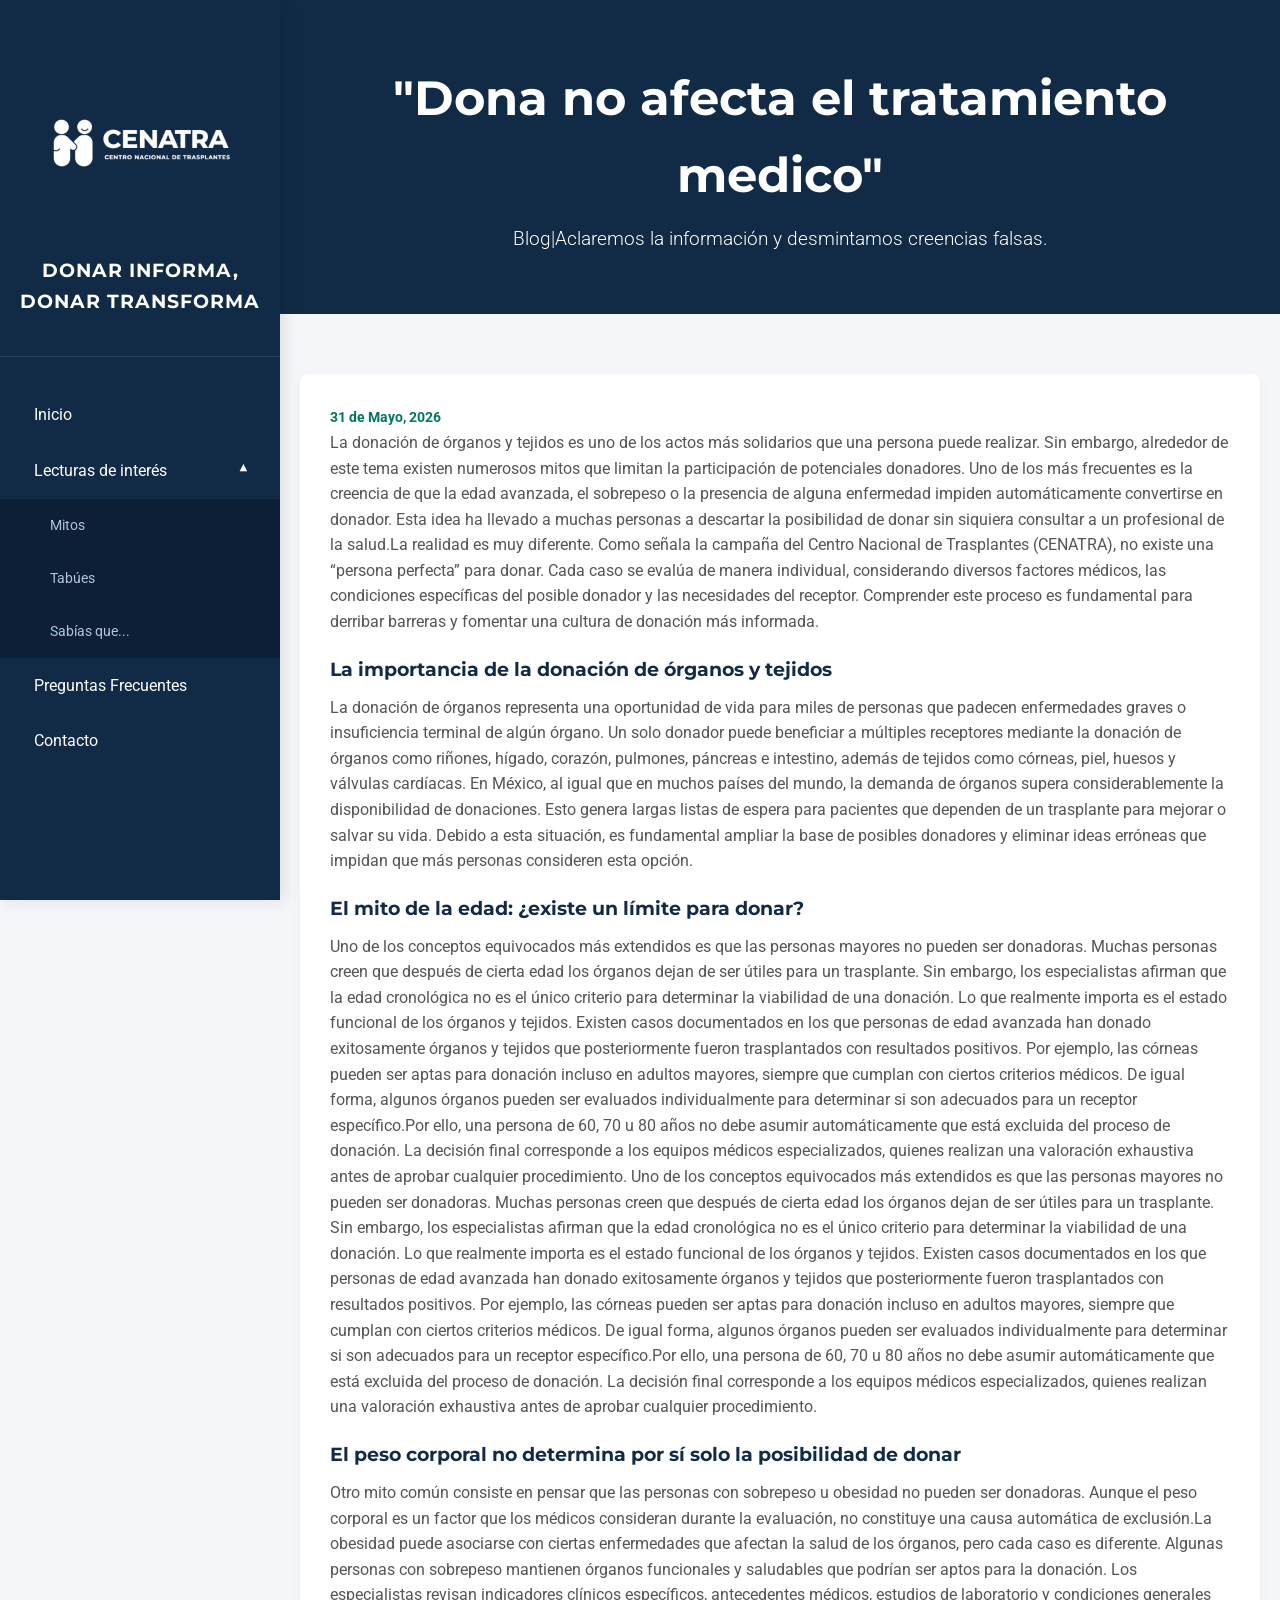
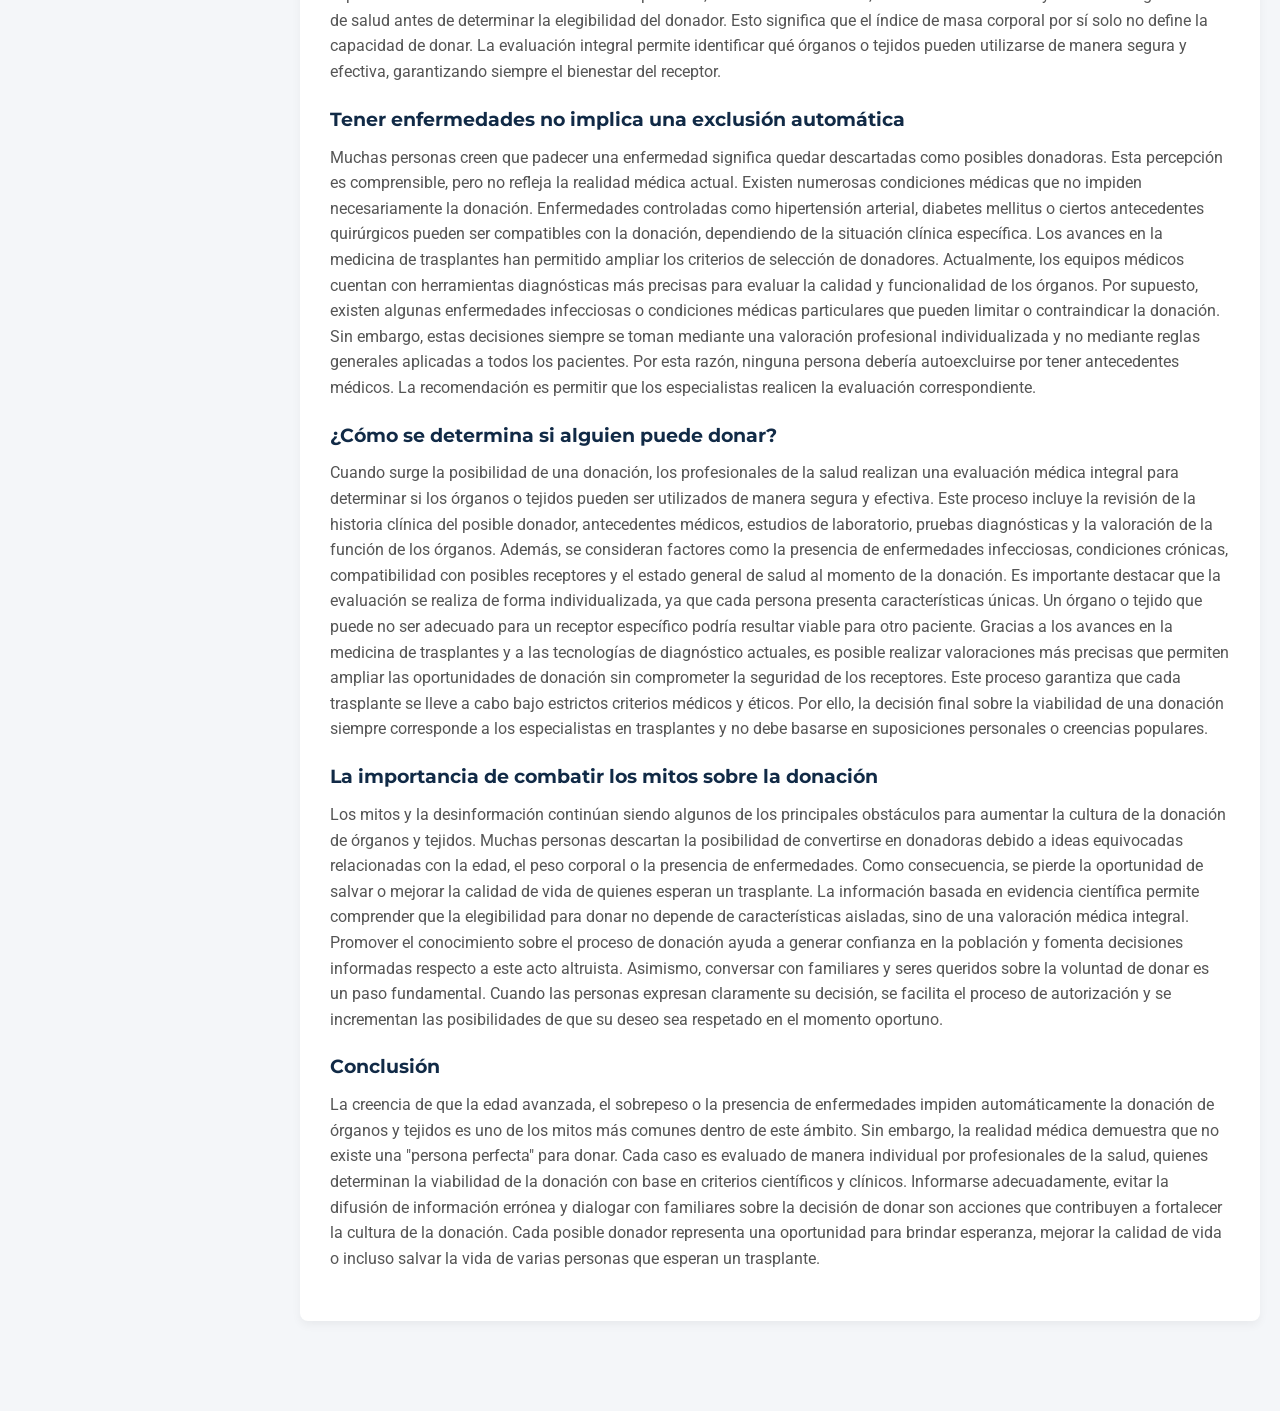
<file: M2-3105.html>
<!DOCTYPE html>
<html lang="es">
<head>
    <meta charset="UTF-8">
    <meta name="viewport" content="width=device-width, initial-scale=1.0">
    <title>"Por mi edad o por mi estado de salud, seguro, no puedo donar."| CENATRA</title>
    <link href="https://fonts.googleapis.com/css2?family=Montserrat:wght@300;400;600;700&family=Roboto:wght@300;400;700&display=swap" rel="stylesheet">
    <link rel="stylesheet" href="styles.css">
    <script src="script.js" defer></script>
</head>
<body>

    <button class="mobile-menu-btn" id="menuBtn">☰</button>

    <aside class="sidebar" id="sidebar">
        <div class="sidebar-header">
            <a href="index.html">
                <img src="logo.png" alt="logo">
                <h2>DONAR INFORMA,<br>DONAR TRANSFORMA</h2>
            </a>
        </div>
        <nav class="sidebar-nav">
            <ul>
                <li><a href="index.html#inicio" class="nav-link">Inicio</a></li>
                <li class="has-submenu open">
                    <a href="index.html#articulos" class="nav-link dropdown-toggle" id="lecturas-btn">
                        Lecturas de interés <span class="arrow" style="transform: rotate(180deg);">▼</span>
                    </a>
                    <ul class="submenu open" id="lecturas-submenu" style="max-height: 200px;">
                        <li><a href="Mitos.html" class="nav-link sub-link active">Mitos</a></li>
                        <li><a href="Tabues.html" class="nav-link sub-link">Tabúes</a></li>
                        <li><a href="Sabias-que.html" class="nav-link sub-link">Sabías que...</a></li>
                    </ul>
                </li>
                <li><a href="index.html#faq" class="nav-link">Preguntas Frecuentes</a></li>
                <li><a href="index.html#contacto" class="nav-link">Contacto</a></li>
            </ul>
        </nav>
    </aside>

    <main class="main-content">
        <section class="page-header" style="background-color: var(--azul-institucional); color: white; padding: 60px 20px; text-align: center;">
            <h1 style="font-size: 3rem; margin-bottom: 10px;">"Dona no afecta el tratamiento medico"</h1>
            <p style="font-size: 1.2rem; font-weight: 300;">Blog|Aclaremos la información y desmintamos creencias falsas.</p>
        </section>

        <section class="blog-posts container">
            
            <article class="post-item" style="background: white; padding: 30px; border-radius: 8px; margin-bottom: 30px; box-shadow: 0 4px 10px rgba(0,0,0,0.05);">
                <span style="color: var(--verde-salud); font-weight: bold; font-size: 0.9rem;">31 de Mayo, 2026</span>
                <p style="color: var(--gris-texto); margin-bottom: 20px;">La donación de órganos y tejidos es uno de los actos más solidarios que una persona puede realizar. Sin embargo, alrededor de este tema existen numerosos mitos que limitan la participación de potenciales donadores. Uno de los más frecuentes es la creencia de que la edad avanzada, el sobrepeso o la presencia de alguna enfermedad impiden automáticamente convertirse en donador. Esta idea ha llevado a muchas personas a descartar la posibilidad de donar sin siquiera consultar a un profesional de la salud.La realidad es muy diferente. Como señala la campaña del Centro Nacional de Trasplantes (CENATRA), no existe una “persona perfecta” para donar. Cada caso se evalúa de manera individual, considerando diversos factores médicos, las condiciones específicas del posible donador y las necesidades del receptor. Comprender este proceso es fundamental para derribar barreras y fomentar una cultura de donación más informada.
                
                <h3 style="color: var(--azul-institucional); margin: 10px 0;">La importancia de la donación de órganos y tejidos </h3>
                <p style="color: var(--gris-texto); margin-bottom: 20px;"> 
                    La donación de órganos representa una oportunidad de vida para miles de personas que padecen enfermedades graves o insuficiencia terminal de algún órgano. Un solo donador puede beneficiar a 
                    múltiples receptores mediante la donación de órganos como riñones, hígado, corazón, pulmones, páncreas e intestino, además de tejidos como córneas, piel, huesos y válvulas cardíacas.
                    En México, al igual que en muchos países del mundo, la demanda de órganos supera considerablemente la disponibilidad de donaciones. Esto genera largas listas de espera para pacientes que dependen 
                    de un trasplante para mejorar o salvar su vida. Debido a esta situación, es fundamental ampliar la base de posibles donadores y eliminar ideas erróneas que impidan que más personas consideren esta 
                    opción.
                </p>

                <h3 style="color: var(--azul-institucional); margin: 10px 0;">El mito de la edad: ¿existe un límite para donar? </h3>
                <p style="color: var(--gris-texto); margin-bottom: 20px;"> 
                    Uno de los conceptos equivocados más extendidos es que las personas mayores no pueden ser donadoras. Muchas personas creen que después de cierta edad los órganos dejan de ser útiles para un 
                    trasplante. Sin embargo, los especialistas afirman que la edad cronológica no es el único criterio para determinar la viabilidad de una donación. Lo que realmente importa es el estado funcional 
                    de los órganos y tejidos. Existen casos documentados en los que personas de edad avanzada han donado exitosamente órganos y tejidos que posteriormente fueron trasplantados con resultados positivos.
                    Por ejemplo, las córneas pueden ser aptas para donación incluso en adultos mayores, siempre que cumplan con ciertos criterios médicos. De igual forma, algunos órganos pueden ser evaluados 
                    individualmente para determinar si son adecuados para un receptor específico.Por ello, una persona de 60, 70 u 80 años no debe asumir automáticamente que está excluida del proceso de donación. 
                    La decisión final corresponde a los equipos médicos especializados, quienes realizan una valoración exhaustiva antes de aprobar cualquier procedimiento.
                    Uno de los conceptos equivocados más extendidos es que las personas mayores no pueden ser donadoras. Muchas personas creen que después de cierta edad los órganos dejan de ser útiles para un 
                    trasplante. Sin embargo, los especialistas afirman que la edad cronológica no es el único criterio para determinar la viabilidad de una donación. Lo que realmente importa es el estado funcional 
                    de los órganos y tejidos. Existen casos documentados en los que personas de edad avanzada han donado exitosamente órganos y tejidos que posteriormente fueron trasplantados con resultados 
                    positivos. Por ejemplo, las córneas pueden ser aptas para donación incluso en adultos mayores, siempre que cumplan con ciertos criterios médicos. De igual forma, algunos órganos pueden ser 
                    evaluados individualmente para determinar si son adecuados para un receptor específico.Por ello, una persona de 60, 70 u 80 años no debe asumir automáticamente que está excluida del proceso de 
                    donación. La decisión final corresponde a los equipos médicos especializados, quienes realizan una valoración exhaustiva antes de aprobar cualquier procedimiento.
                </p>

                <h3 style="color: var(--azul-institucional); margin: 10px 0;">El peso corporal no determina por sí solo la posibilidad de donar </h3>
                <p style="color: var(--gris-texto); margin-bottom: 20px;"> 
                    Otro mito común consiste en pensar que las personas con sobrepeso u obesidad no pueden ser donadoras. Aunque el peso corporal es un factor que los médicos consideran durante la evaluación, no 
                    constituye una causa automática de exclusión.La obesidad puede asociarse con ciertas enfermedades que afectan la salud de los órganos, pero cada caso es diferente. Algunas personas con sobrepeso 
                    mantienen órganos funcionales y saludables que podrían ser aptos para la donación. Los especialistas revisan indicadores clínicos específicos, antecedentes médicos, estudios de laboratorio y 
                    condiciones generales de salud antes de determinar la elegibilidad del donador. Esto significa que el índice de masa corporal por sí solo no define la capacidad de donar. La evaluación integral 
                    permite identificar qué órganos o tejidos pueden utilizarse de manera segura y efectiva, garantizando siempre el bienestar del receptor.</p>
                
                <h3 style="color: var(--azul-institucional); margin: 10px 0;">Tener enfermedades no implica una exclusión automática</h3>
                <p style="color: var(--gris-texto); margin-bottom: 20px;"> 
                    Muchas personas creen que padecer una enfermedad significa quedar descartadas como posibles donadoras. Esta percepción es comprensible, pero no refleja la realidad médica actual.
                    Existen numerosas condiciones médicas que no impiden necesariamente la donación. Enfermedades controladas como hipertensión arterial, diabetes mellitus o ciertos antecedentes quirúrgicos 
                    pueden ser compatibles con la donación, dependiendo de la situación clínica específica. Los avances en la medicina de trasplantes han permitido ampliar los criterios de selección de donadores. 
                    Actualmente, los equipos médicos cuentan con herramientas diagnósticas más precisas para evaluar la calidad y funcionalidad de los órganos. Por supuesto, existen algunas enfermedades infecciosas 
                    o condiciones médicas particulares que pueden limitar o contraindicar la donación. Sin embargo, estas decisiones siempre se toman mediante una valoración profesional individualizada y no mediante 
                    reglas generales aplicadas a todos los pacientes. Por esta razón, ninguna persona debería autoexcluirse por tener antecedentes médicos. La recomendación es permitir que los especialistas realicen 
                    la evaluación correspondiente.</p>
                <h3 style="color: var(--azul-institucional); margin: 10px 0;">¿Cómo se determina si alguien puede donar?</h3>
                <p style="color: var(--gris-texto); margin-bottom: 20px;">
                    Cuando surge la posibilidad de una donación, los profesionales de la salud realizan una evaluación médica integral para determinar si los órganos o tejidos pueden ser utilizados de manera segura y efectiva. 
                    Este proceso incluye la revisión de la historia clínica del posible donador, antecedentes médicos, estudios de laboratorio, pruebas diagnósticas y la valoración de la función de los órganos. Además, se consideran 
                    factores como la presencia de enfermedades infecciosas, condiciones crónicas, compatibilidad con posibles receptores y el estado general de salud al momento de la donación.
                    Es importante destacar que la evaluación se realiza de forma individualizada, ya que cada persona presenta características únicas. Un órgano o tejido que puede no ser adecuado para un receptor específico podría 
                    resultar viable para otro paciente. Gracias a los avances en la medicina de trasplantes y a las tecnologías de diagnóstico actuales, es posible realizar valoraciones más precisas que permiten ampliar las oportunidades 
                    de donación sin comprometer la seguridad de los receptores.
                    Este proceso garantiza que cada trasplante se lleve a cabo bajo estrictos criterios médicos y éticos. Por ello, la decisión final sobre la viabilidad de una donación siempre corresponde a los especialistas en trasplantes 
                    y no debe basarse en suposiciones personales o creencias populares.
                </p>

                <h3 style="color: var(--azul-institucional); margin: 10px 0;">La importancia de combatir los mitos sobre la donación</h3>
                <p style="color: var(--gris-texto); margin-bottom: 20px;">
                    Los mitos y la desinformación continúan siendo algunos de los principales obstáculos para aumentar la cultura de la donación de órganos y tejidos. Muchas personas descartan la posibilidad de convertirse en donadoras debido 
                    a ideas equivocadas relacionadas con la edad, el peso corporal o la presencia de enfermedades. Como consecuencia, se pierde la oportunidad de salvar o mejorar la calidad de vida de quienes esperan un trasplante.
                    La información basada en evidencia científica permite comprender que la elegibilidad para donar no depende de características aisladas, sino de una valoración médica integral. Promover el conocimiento sobre el proceso de donación 
                    ayuda a generar confianza en la población y fomenta decisiones informadas respecto a este acto altruista.
                    Asimismo, conversar con familiares y seres queridos sobre la voluntad de donar es un paso fundamental. Cuando las personas expresan claramente su decisión, se facilita el proceso de autorización y se incrementan las posibilidades 
                    de que su deseo sea respetado en el momento oportuno.
                </p>

                <h3 style="color: var(--azul-institucional); margin: 10px 0;">Conclusión</h3>
                <p style="color: var(--gris-texto); margin-bottom: 20px;">
                    La creencia de que la edad avanzada, el sobrepeso o la presencia de enfermedades impiden automáticamente la donación de órganos y tejidos es uno de los mitos más comunes dentro de este ámbito. Sin embargo, la realidad médica demuestra 
                    que no existe una "persona perfecta" para donar. Cada caso es evaluado de manera individual por profesionales de la salud, quienes determinan la viabilidad de la donación con base en criterios científicos y clínicos.
                    Informarse adecuadamente, evitar la difusión de información errónea y dialogar con familiares sobre la decisión de donar son acciones que contribuyen a fortalecer la cultura de la donación. Cada posible donador representa una oportunidad 
                    para brindar esperanza, mejorar la calidad de vida o incluso salvar la vida de varias personas que esperan un trasplante.
                </p>
            
            </article>

        </section>
    </main>
</body>
</html>
</file>
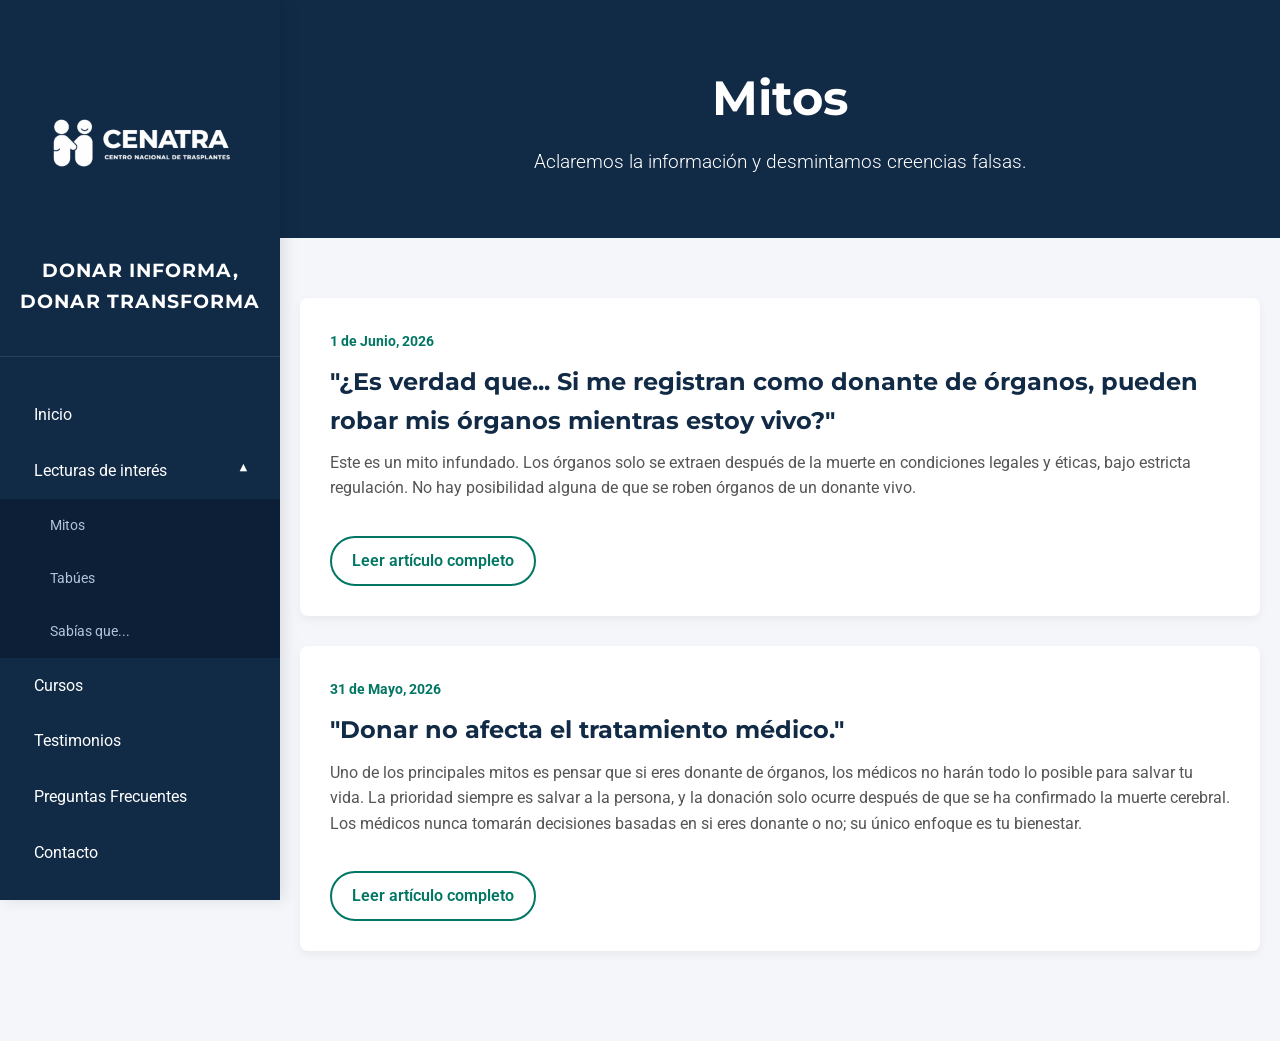
<file: Mitos.html>
<!DOCTYPE html>
<html lang="es">
<head>
    <meta charset="UTF-8">
    <meta name="viewport" content="width=device-width, initial-scale=1.0">
    <title>Mitos sobre la donación | CENATRA</title>
    <link href="https://fonts.googleapis.com/css2?family=Montserrat:wght@300;400;600;700&family=Roboto:wght@300;400;700&display=swap" rel="stylesheet">
    <link rel="stylesheet" href="styles.css">
    <script src="script.js" defer></script>
</head>
<body>

    <button class="mobile-menu-btn" id="menuBtn">☰</button>

    <aside class="sidebar" id="sidebar">
        <div class="sidebar-header">
            <a href="index.html">
                <img src="Imagenes/logo.png" alt="logo">
                <h2>DONAR INFORMA,<br>DONAR TRANSFORMA</h2>
            </a>
        </div>
        <nav class="sidebar-nav">
            <ul>
                <li><a href="index.html#inicio" class="nav-link">Inicio</a></li>
                <li class="has-submenu open">
                    <a href="index.html#articulos" class="nav-link dropdown-toggle" id="lecturas-btn">
                        Lecturas de interés <span class="arrow" style="transform: rotate(180deg);">▼</span>
                    </a>
                    <ul class="submenu open" id="lecturas-submenu" style="max-height: 200px;">
                        <li><a href="Mitos.html" class="nav-link sub-link active">Mitos</a></li>
                        <li><a href="Tabues.html" class="nav-link sub-link">Tabúes</a></li>
                        <li><a href="Sabias-que.html" class="nav-link sub-link">Sabías que...</a></li>
                    </ul>
                </li>
                <li><a href="Cursos.html" class="nav-link">Cursos</a></li>
                <li><a href="Testimonios.html" class="nav-link">Testimonios</a></li>
                <li><a href="index.html#faq" class="nav-link">Preguntas Frecuentes</a></li>
                <li><a href="index.html#contacto" class="nav-link">Contacto</a></li>
            </ul>
        </nav>
    </aside>

    <main class="main-content">
        <section class="page-header" style="background-color: var(--azul-institucional); color: white; padding: 60px 20px; text-align: center;">
            <h1 style="font-size: 3rem; margin-bottom: 10px;">Mitos</h1>
            <p style="font-size: 1.2rem; font-weight: 300;">Aclaremos la información y desmintamos creencias falsas.</p>
        </section>

        <section class="blog-posts container">
            
           <article class="post-item" style="background: white; padding: 30px; border-radius: 8px; margin-bottom: 30px; box-shadow: 0 4px 10px rgba(0,0,0,0.05);">
                <span style="color: var(--verde-salud); font-weight: bold; font-size: 0.9rem;">1 de Junio, 2026</span>
                <h2 style="color: var(--azul-institucional); margin: 10px 0;">"¿Es verdad que... Si me registran como donante de órganos, pueden robar mis órganos mientras estoy vivo?"</h2>
                <p style="color: var(--gris-texto); margin-bottom: 20px;">Este es un mito infundado. Los órganos solo se extraen después de la muerte en condiciones legales y éticas, bajo estricta regulación. No hay posibilidad alguna de que se roben órganos de un donante vivo.</p>
                <a href="M2-0106.html" class="btn-outline">Leer artículo completo</a>
            </article>

            <article class="post-item" style="background: white; padding: 30px; border-radius: 8px; margin-bottom: 30px; box-shadow: 0 4px 10px rgba(0,0,0,0.05);">
                <span style="color: var(--verde-salud); font-weight: bold; font-size: 0.9rem;">31 de Mayo, 2026</span>
                <h2 style="color: var(--azul-institucional); margin: 10px 0;">"Donar no afecta el tratamiento médico."</h2>
                <p style="color: var(--gris-texto); margin-bottom: 20px;">Uno de los principales mitos es pensar que si eres donante de órganos, los médicos no harán todo lo posible para salvar tu vida. La prioridad siempre es salvar a la persona, y la donación solo ocurre después de que se ha confirmado la muerte cerebral. Los médicos nunca tomarán decisiones basadas en si eres donante o no; su único enfoque es tu bienestar.</p>
                <a href="M2-3105.html" class="btn-outline">Leer artículo completo</a>
            </article>

        </section>
    </main>
</body>
</html>
</file>
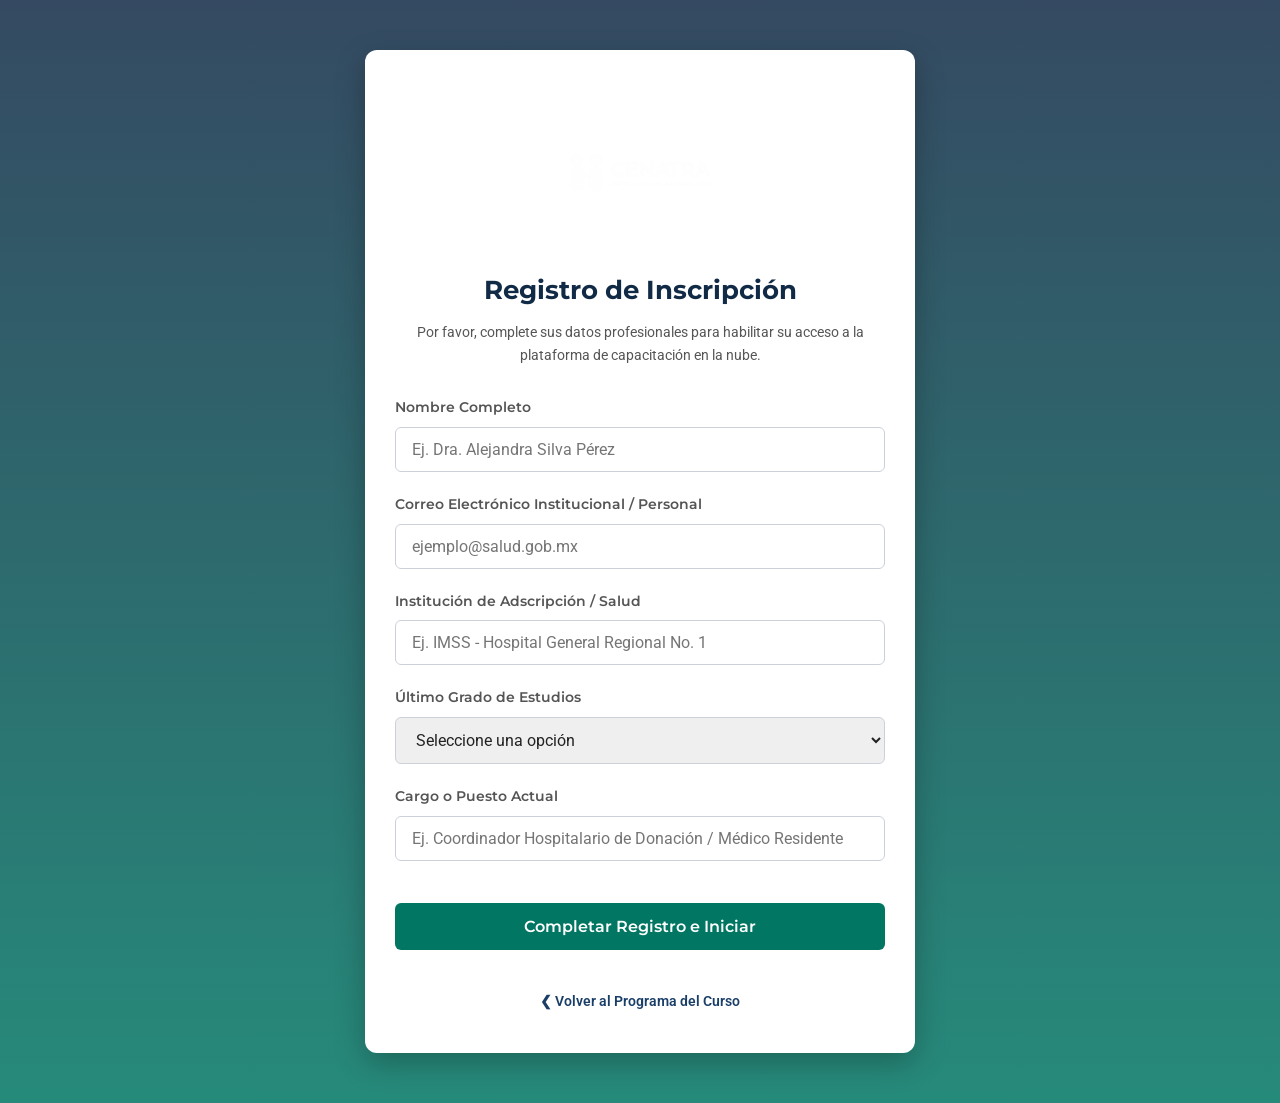
<file: Registro-Curso.html>
<!DOCTYPE html>
<html lang="es">
<head>
    <meta charset="UTF-8">
    <meta name="viewport" content="width=device-width, initial-scale=1.0">
    <meta name="description" content="Formulario Unificado de Inscripción y Registro a Cursos Académicos del CENATRA con guardado en la nube.">
    <title>CENATRA | Registro al Curso</title>

    <link rel="preconnect" href="https://fonts.googleapis.com">
    <link rel="preconnect" href="https://fonts.gstatic.com" crossorigin>
    <link href="https://fonts.googleapis.com/css2?family=Montserrat:wght@400;600;700&family=Roboto:wght@300;400;700&display=swap" rel="stylesheet">

    <link rel="stylesheet" href="styles.css">
</head>
<body class="login-body" style="align-items: flex-start; padding: 50px 20px;">

    <div class="login-container" style="max-width: 550px; text-align: left; margin: 0 auto;">
        
        <div class="login-logo" style="text-align: center;">
            <img src="Imagenes/logo.png" alt="CENATRA Logo" style="max-width: 160px;">
        </div>

        <h2 style="text-align: center; margin-bottom: 10px;">Registro de Inscripción</h2>
        <p style="text-align: center; color: var(--gris-texto); font-size: 0.9rem; margin-bottom: 30px;">
            Por favor, complete sus datos profesionales para habilitar su acceso a la plataforma de capacitación en la nube.
        </p>

        <form id="formRegistroGoogle">
            
            <div class="form-group">
                <label for="nombre">Nombre Completo</label>
                <input type="text" id="nombre" placeholder="Ej. Dra. Alejandra Silva Pérez" required>
            </div>

            <div class="form-group">
                <label for="email">Correo Electrónico Institucional / Personal</label>
                <input type="email" id="email" placeholder="ejemplo@salud.gob.mx" required>
            </div>

            <div class="form-group">
                <label for="institucion">Institución de Adscripción / Salud</label>
                <input type="text" id="institucion" placeholder="Ej. IMSS - Hospital General Regional No. 1" required>
            </div>

            <div class="form-group">
                <label for="grado">Último Grado de Estudios</label>
                <select id="grado" style="width: 100%; padding: 12px 16px; border: 1px solid #ccd1d9; border-radius: 6px; font-size: 1rem; color: var(--negro-suave); font-family: 'Roboto', sans-serif;" required>
                    <option value="" disabled selected>Seleccione una opción</option>
                    <option value="Licenciatura">Licenciatura</option>
                    <option value="Especialidad">Especialidad Médica</option>
                    <option value="Maestria">Maestría</option>
                    <option value="Doctorado">Doctorado / Postdoctorado</option>
                    <option value="Tecnico">Técnico Superior Universitario</option>
                </select>
            </div>

            <div class="form-group">
                <label for="cargo">Cargo o Puesto Actual</label>
                <input type="text" id="cargo" placeholder="Ej. Coordinador Hospitalario de Donación / Médico Residente" required>
            </div>

            <button type="submit" id="btnEnviar" class="btn-submit" style="margin-top: 20px;">Completar Registro e Iniciar</button>
            
            <div style="text-align: center; margin-top: 15px;">
                <a href="Cursos.html" class="back-to-home">❮ Volver al Programa del Curso</a>
            </div>

        </form>
    </div>

    <script>
        // !!! REMPLAZA ESTA URL POR LA TUYA DE APPS SCRIPT !!!
        const URL_GOOGLE_SCRIPT = "https://script.google.com/macros/s/AKfycbyo5-TGe8FE2xr_Hm4PxQAc9g8eP0YWTgugRZQhO3iOj3vDdWvhZ5AhjbXT4cHH53HX/exec";

        document.getElementById('formRegistroGoogle').addEventListener('submit', function(e) {
            e.preventDefault();

            const btn = document.getElementById('btnEnviar');
            
            // Efecto visual: Deshabilitar el botón mientras procesa en la nube
            btn.disabled = true;
            btn.innerText = "Procesando registro en la nube...";
            btn.style.backgroundColor = "#555";

            // Capturar la información
            const usuario = {
                nombre: document.getElementById('nombre').value,
                email: document.getElementById('email').value,
                institucion: document.getElementById('institucion').value,
                grado: document.getElementById('grado').value,
                cargo: document.getElementById('cargo').value,
                fecha: new Date().toLocaleString()
            };

            // Enviar datos usando Fetch API (Petición POST asíncrona)
            fetch(URL_GOOGLE_SCRIPT, {
                method: 'POST',
                mode: 'no-cors', // Evita bloqueos de seguridad del navegador comunes
                headers: {
                    'Content-Type': 'application/json'
                },
                body: JSON.stringify(usuario)
            })
            .then(() => {
                // Como usamos 'no-cors', asumimos éxito inmediato al no haber fallo de red
                // Guardamos en memoria local para que la página del curso sepa quién entró
                localStorage.setItem('usuarioInscrito', JSON.stringify(usuario));
                
                alert('¡Inscripción exitosa! Tus datos se han guardado en la base de datos de Google Sheets.');
                window.location.href = 'Cursos.html';
            })
            .catch(error => {
                console.error('Error:', error);
                alert('Hubo un inconveniente con la conexión a la base de datos. Intente de nuevo.');
                
                // Restaurar botón en caso de error
                btn.disabled = false;
                btn.innerText = "Completar Registro e Iniciar";
                btn.style.backgroundColor = "";
            });
        });
    </script>

</body>
</html>
</file>
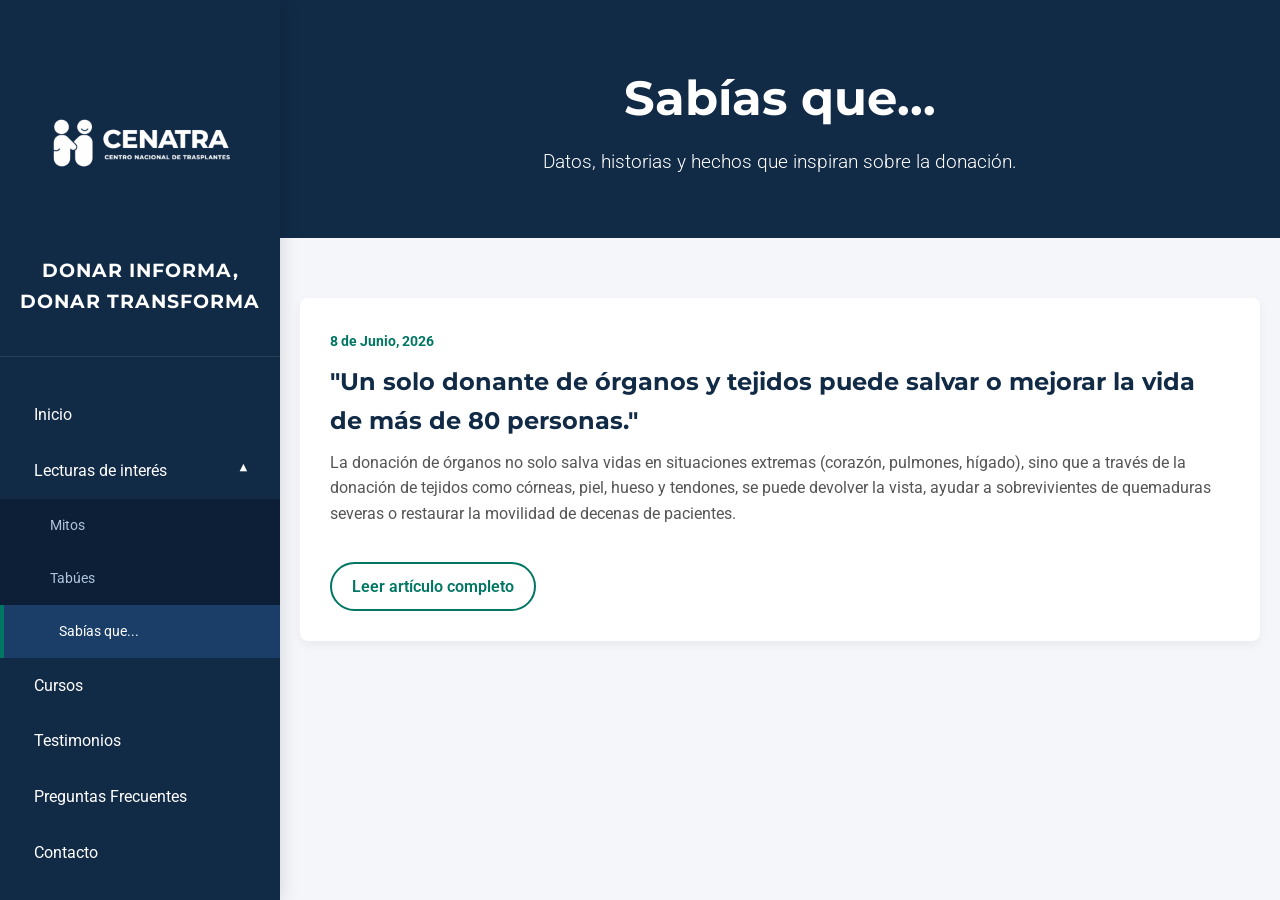
<file: Sabias-que.html>
<!DOCTYPE html>
<html lang="es">
<head>
    <meta charset="UTF-8">
    <meta name="viewport" content="width=device-width, initial-scale=1.0">
    <title>Sabías que... | CENATRA</title>
    <link href="https://fonts.googleapis.com/css2?family=Montserrat:wght@300;400;600;700&family=Roboto:wght@300;400;700&display=swap" rel="stylesheet">
    <link rel="stylesheet" href="styles.css">
    <script src="script.js" defer></script>
</head>
<body>

    <button class="mobile-menu-btn" id="menuBtn">☰</button>

    <aside class="sidebar" id="sidebar">
        <div class="sidebar-header">
            <a href="index.html">
                <img src="Imagenes/logo.png" alt="logo">
                <h2>DONAR INFORMA,<br>DONAR TRANSFORMA</h2>
            </a>
        </div>
        <nav class="sidebar-nav">
            <ul>
                <li><a href="index.html#inicio" class="nav-link">Inicio</a></li>
                <li class="has-submenu open">
                    <a href="index.html#articulos" class="nav-link dropdown-toggle" id="lecturas-btn">
                        Lecturas de interés <span class="arrow" style="transform: rotate(180deg);">▼</span>
                    </a>
                    <ul class="submenu open" id="lecturas-submenu" style="max-height: 200px;">
                        <li><a href="Mitos.html" class="nav-link sub-link">Mitos</a></li>
                        <li><a href="Tabues.html" class="nav-link sub-link">Tabúes</a></li>
                        <li><a href="Sabias-que.html" class="nav-link sub-link active">Sabías que...</a></li>
                    </ul>
                </li>
                <li><a href="Cursos.html" class="nav-link">Cursos</a></li>
                <li><a href="Testimonios.html" class="nav-link">Testimonios</a></li>
                <li><a href="index.html#faq" class="nav-link">Preguntas Frecuentes</a></li>
                <li><a href="index.html#contacto" class="nav-link">Contacto</a></li>
            </ul>
        </nav>
    </aside>

    <main class="main-content">
        <section class="page-header" style="background-color: var(--azul-institucional); color: white; padding: 60px 20px; text-align: center;">
            <h1 style="font-size: 3rem; margin-bottom: 10px;">Sabías que...</h1>
            <p style="font-size: 1.2rem; font-weight: 300;">Datos, historias y hechos que inspiran sobre la donación.</p>
        </section>

        <section class="blog-posts container">
            
            <article class="post-item" style="background: white; padding: 30px; border-radius: 8px; margin-bottom: 30px; box-shadow: 0 4px 10px rgba(0,0,0,0.05);">
                <span style="color: var(--verde-salud); font-weight: bold; font-size: 0.9rem;">8 de Junio, 2026</span>
                <h2 style="color: var(--azul-institucional); margin: 10px 0;">"Un solo donante de órganos y tejidos puede salvar o mejorar la vida de más de 80 personas."</h2>
                <p style="color: var(--gris-texto); margin-bottom: 20px;">La donación de órganos no solo salva vidas en situaciones extremas (corazón, pulmones, hígado), sino que a través de la donación de tejidos como córneas, piel, hueso y tendones, se puede devolver la vista, ayudar a sobrevivientes de quemaduras severas o restaurar la movilidad de decenas de pacientes.</p>
                <a href="S1-0806.html" class="btn-outline">Leer artículo completo</a>
            </article>

        </section>
    </main>
</body>
</html>
</file>
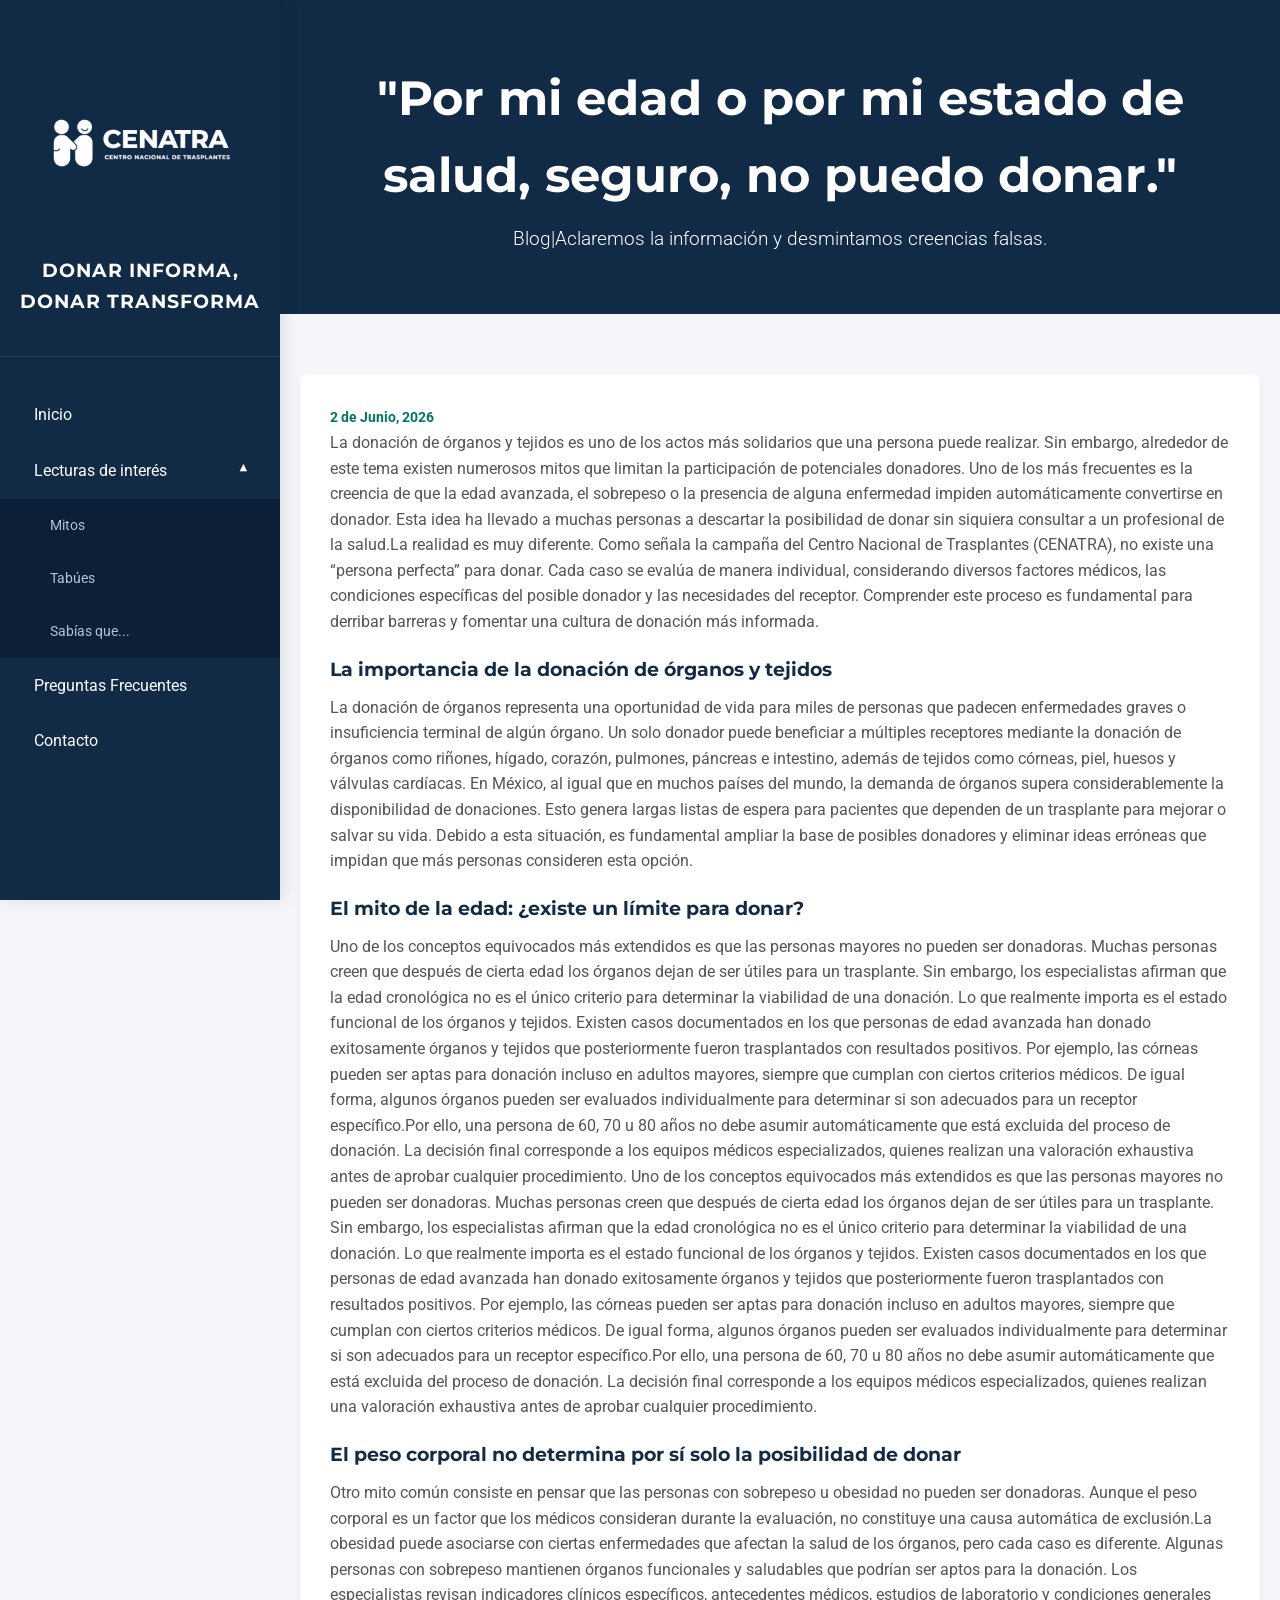
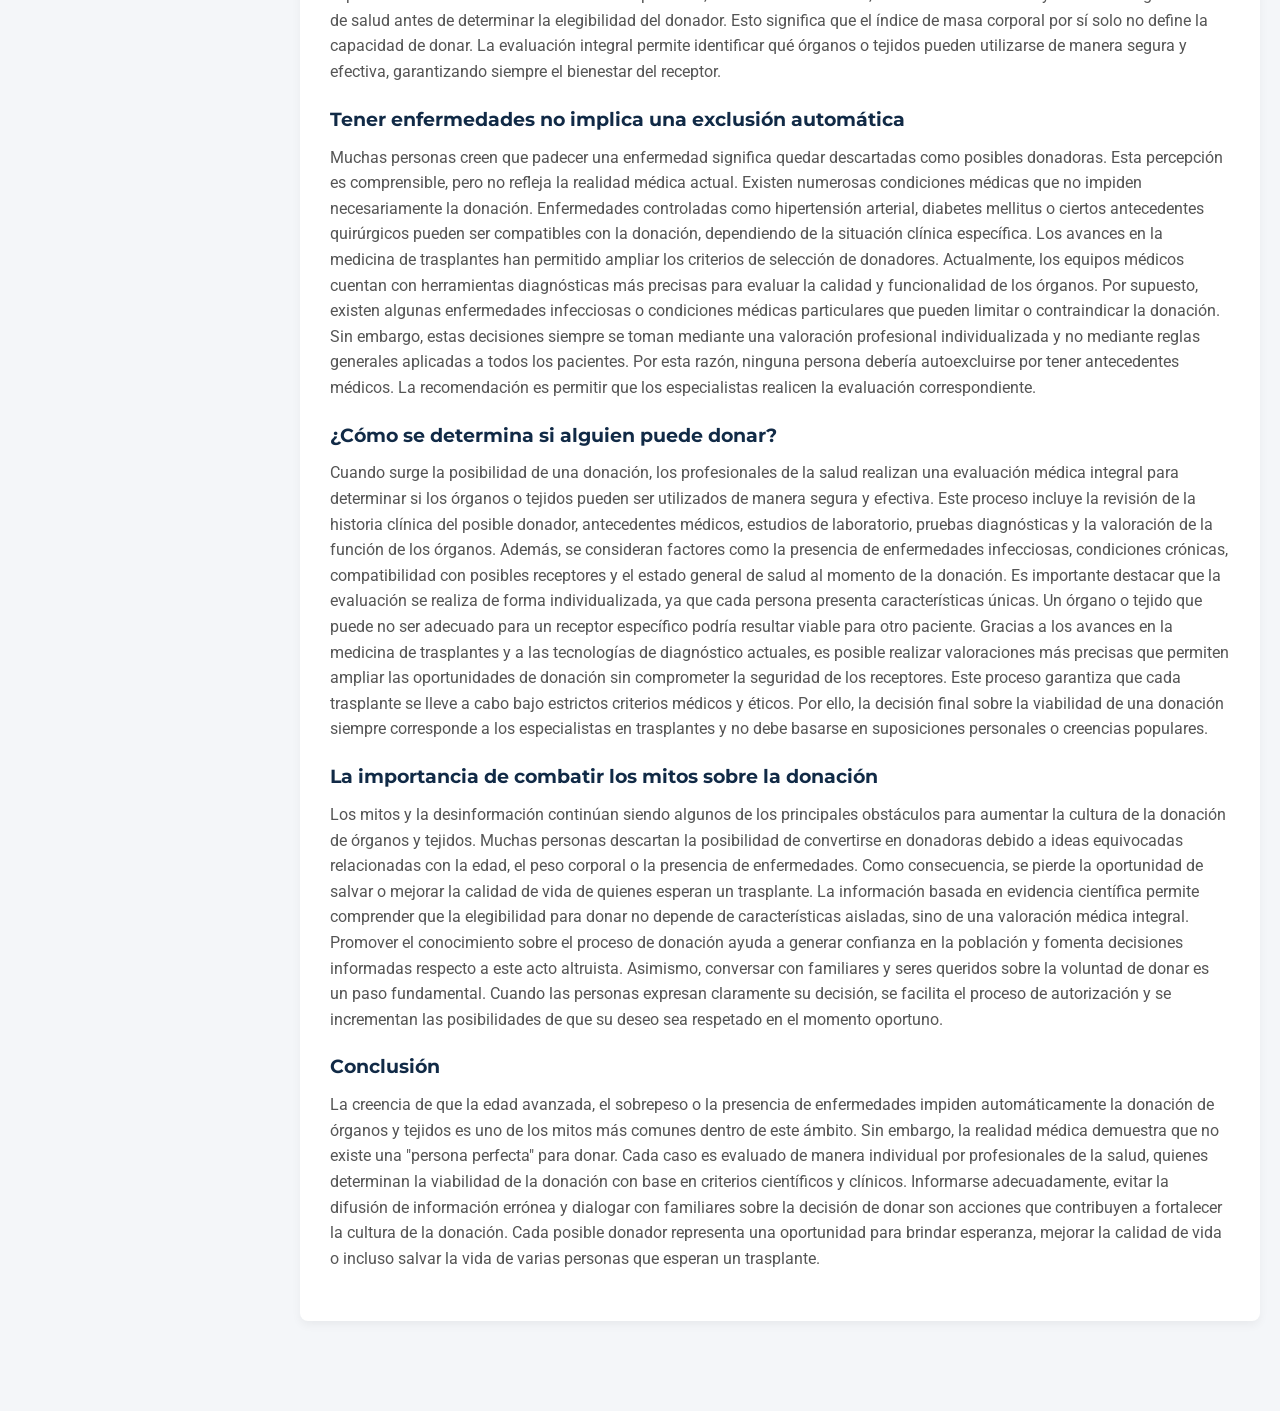
<file: T1-0226.html>
<!DOCTYPE html>
<html lang="es">
<head>
    <meta charset="UTF-8">
    <meta name="viewport" content="width=device-width, initial-scale=1.0">
    <title>"Por mi edad o por mi estado de salud, seguro, no puedo donar."| CENATRA</title>
    <link href="https://fonts.googleapis.com/css2?family=Montserrat:wght@300;400;600;700&family=Roboto:wght@300;400;700&display=swap" rel="stylesheet">
    <link rel="stylesheet" href="styles.css">
    <script src="script.js" defer></script>
</head>
<body>

    <button class="mobile-menu-btn" id="menuBtn">☰</button>

    <aside class="sidebar" id="sidebar">
        <div class="sidebar-header">
            <a href="index.html">
                <img src="logo.png" alt="logo">
                <h2>DONAR INFORMA,<br>DONAR TRANSFORMA</h2>
            </a>
        </div>
        <nav class="sidebar-nav">
            <ul>
                <li><a href="index.html#inicio" class="nav-link">Inicio</a></li>
                <li class="has-submenu open">
                    <a href="index.html#articulos" class="nav-link dropdown-toggle" id="lecturas-btn">
                        Lecturas de interés <span class="arrow" style="transform: rotate(180deg);">▼</span>
                    </a>
                    <ul class="submenu open" id="lecturas-submenu" style="max-height: 200px;">
                        <li><a href="Mitos.html" class="nav-link sub-link active">Mitos</a></li>
                        <li><a href="Tabues.html" class="nav-link sub-link">Tabúes</a></li>
                        <li><a href="Sabias-que.html" class="nav-link sub-link">Sabías que...</a></li>
                    </ul>
                </li>
                <li><a href="index.html#faq" class="nav-link">Preguntas Frecuentes</a></li>
                <li><a href="index.html#contacto" class="nav-link">Contacto</a></li>
            </ul>
        </nav>
    </aside>

    <main class="main-content">
        <section class="page-header" style="background-color: var(--azul-institucional); color: white; padding: 60px 20px; text-align: center;">
            <h1 style="font-size: 3rem; margin-bottom: 10px;">"Por mi edad o por mi estado de salud, seguro, no puedo donar."</h1>
            <p style="font-size: 1.2rem; font-weight: 300;">Blog|Aclaremos la información y desmintamos creencias falsas.</p>
        </section>

        <section class="blog-posts container">
            
            <article class="post-item" style="background: white; padding: 30px; border-radius: 8px; margin-bottom: 30px; box-shadow: 0 4px 10px rgba(0,0,0,0.05);">
                <span style="color: var(--verde-salud); font-weight: bold; font-size: 0.9rem;">2 de Junio, 2026</span>
                <p style="color: var(--gris-texto); margin-bottom: 20px;">La donación de órganos y tejidos es uno de los actos más solidarios que una persona puede realizar. Sin embargo, alrededor de este tema existen numerosos mitos que limitan la participación de potenciales donadores. Uno de los más frecuentes es la creencia de que la edad avanzada, el sobrepeso o la presencia de alguna enfermedad impiden automáticamente convertirse en donador. Esta idea ha llevado a muchas personas a descartar la posibilidad de donar sin siquiera consultar a un profesional de la salud.La realidad es muy diferente. Como señala la campaña del Centro Nacional de Trasplantes (CENATRA), no existe una “persona perfecta” para donar. Cada caso se evalúa de manera individual, considerando diversos factores médicos, las condiciones específicas del posible donador y las necesidades del receptor. Comprender este proceso es fundamental para derribar barreras y fomentar una cultura de donación más informada.
                
                <h3 style="color: var(--azul-institucional); margin: 10px 0;">La importancia de la donación de órganos y tejidos </h3>
                <p style="color: var(--gris-texto); margin-bottom: 20px;"> 
                    La donación de órganos representa una oportunidad de vida para miles de personas que padecen enfermedades graves o insuficiencia terminal de algún órgano. Un solo donador puede beneficiar a 
                    múltiples receptores mediante la donación de órganos como riñones, hígado, corazón, pulmones, páncreas e intestino, además de tejidos como córneas, piel, huesos y válvulas cardíacas.
                    En México, al igual que en muchos países del mundo, la demanda de órganos supera considerablemente la disponibilidad de donaciones. Esto genera largas listas de espera para pacientes que dependen 
                    de un trasplante para mejorar o salvar su vida. Debido a esta situación, es fundamental ampliar la base de posibles donadores y eliminar ideas erróneas que impidan que más personas consideren esta 
                    opción.
                </p>

                <h3 style="color: var(--azul-institucional); margin: 10px 0;">El mito de la edad: ¿existe un límite para donar? </h3>
                <p style="color: var(--gris-texto); margin-bottom: 20px;"> 
                    Uno de los conceptos equivocados más extendidos es que las personas mayores no pueden ser donadoras. Muchas personas creen que después de cierta edad los órganos dejan de ser útiles para un 
                    trasplante. Sin embargo, los especialistas afirman que la edad cronológica no es el único criterio para determinar la viabilidad de una donación. Lo que realmente importa es el estado funcional 
                    de los órganos y tejidos. Existen casos documentados en los que personas de edad avanzada han donado exitosamente órganos y tejidos que posteriormente fueron trasplantados con resultados positivos.
                    Por ejemplo, las córneas pueden ser aptas para donación incluso en adultos mayores, siempre que cumplan con ciertos criterios médicos. De igual forma, algunos órganos pueden ser evaluados 
                    individualmente para determinar si son adecuados para un receptor específico.Por ello, una persona de 60, 70 u 80 años no debe asumir automáticamente que está excluida del proceso de donación. 
                    La decisión final corresponde a los equipos médicos especializados, quienes realizan una valoración exhaustiva antes de aprobar cualquier procedimiento.
                    Uno de los conceptos equivocados más extendidos es que las personas mayores no pueden ser donadoras. Muchas personas creen que después de cierta edad los órganos dejan de ser útiles para un 
                    trasplante. Sin embargo, los especialistas afirman que la edad cronológica no es el único criterio para determinar la viabilidad de una donación. Lo que realmente importa es el estado funcional 
                    de los órganos y tejidos. Existen casos documentados en los que personas de edad avanzada han donado exitosamente órganos y tejidos que posteriormente fueron trasplantados con resultados 
                    positivos. Por ejemplo, las córneas pueden ser aptas para donación incluso en adultos mayores, siempre que cumplan con ciertos criterios médicos. De igual forma, algunos órganos pueden ser 
                    evaluados individualmente para determinar si son adecuados para un receptor específico.Por ello, una persona de 60, 70 u 80 años no debe asumir automáticamente que está excluida del proceso de 
                    donación. La decisión final corresponde a los equipos médicos especializados, quienes realizan una valoración exhaustiva antes de aprobar cualquier procedimiento.
                </p>

                <h3 style="color: var(--azul-institucional); margin: 10px 0;">El peso corporal no determina por sí solo la posibilidad de donar </h3>
                <p style="color: var(--gris-texto); margin-bottom: 20px;"> 
                    Otro mito común consiste en pensar que las personas con sobrepeso u obesidad no pueden ser donadoras. Aunque el peso corporal es un factor que los médicos consideran durante la evaluación, no 
                    constituye una causa automática de exclusión.La obesidad puede asociarse con ciertas enfermedades que afectan la salud de los órganos, pero cada caso es diferente. Algunas personas con sobrepeso 
                    mantienen órganos funcionales y saludables que podrían ser aptos para la donación. Los especialistas revisan indicadores clínicos específicos, antecedentes médicos, estudios de laboratorio y 
                    condiciones generales de salud antes de determinar la elegibilidad del donador. Esto significa que el índice de masa corporal por sí solo no define la capacidad de donar. La evaluación integral 
                    permite identificar qué órganos o tejidos pueden utilizarse de manera segura y efectiva, garantizando siempre el bienestar del receptor.</p>
                
                <h3 style="color: var(--azul-institucional); margin: 10px 0;">Tener enfermedades no implica una exclusión automática</h3>
                <p style="color: var(--gris-texto); margin-bottom: 20px;"> 
                    Muchas personas creen que padecer una enfermedad significa quedar descartadas como posibles donadoras. Esta percepción es comprensible, pero no refleja la realidad médica actual.
                    Existen numerosas condiciones médicas que no impiden necesariamente la donación. Enfermedades controladas como hipertensión arterial, diabetes mellitus o ciertos antecedentes quirúrgicos 
                    pueden ser compatibles con la donación, dependiendo de la situación clínica específica. Los avances en la medicina de trasplantes han permitido ampliar los criterios de selección de donadores. 
                    Actualmente, los equipos médicos cuentan con herramientas diagnósticas más precisas para evaluar la calidad y funcionalidad de los órganos. Por supuesto, existen algunas enfermedades infecciosas 
                    o condiciones médicas particulares que pueden limitar o contraindicar la donación. Sin embargo, estas decisiones siempre se toman mediante una valoración profesional individualizada y no mediante 
                    reglas generales aplicadas a todos los pacientes. Por esta razón, ninguna persona debería autoexcluirse por tener antecedentes médicos. La recomendación es permitir que los especialistas realicen 
                    la evaluación correspondiente.</p>
                <h3 style="color: var(--azul-institucional); margin: 10px 0;">¿Cómo se determina si alguien puede donar?</h3>
                <p style="color: var(--gris-texto); margin-bottom: 20px;">
                    Cuando surge la posibilidad de una donación, los profesionales de la salud realizan una evaluación médica integral para determinar si los órganos o tejidos pueden ser utilizados de manera segura y efectiva. 
                    Este proceso incluye la revisión de la historia clínica del posible donador, antecedentes médicos, estudios de laboratorio, pruebas diagnósticas y la valoración de la función de los órganos. Además, se consideran 
                    factores como la presencia de enfermedades infecciosas, condiciones crónicas, compatibilidad con posibles receptores y el estado general de salud al momento de la donación.
                    Es importante destacar que la evaluación se realiza de forma individualizada, ya que cada persona presenta características únicas. Un órgano o tejido que puede no ser adecuado para un receptor específico podría 
                    resultar viable para otro paciente. Gracias a los avances en la medicina de trasplantes y a las tecnologías de diagnóstico actuales, es posible realizar valoraciones más precisas que permiten ampliar las oportunidades 
                    de donación sin comprometer la seguridad de los receptores.
                    Este proceso garantiza que cada trasplante se lleve a cabo bajo estrictos criterios médicos y éticos. Por ello, la decisión final sobre la viabilidad de una donación siempre corresponde a los especialistas en trasplantes 
                    y no debe basarse en suposiciones personales o creencias populares.
                </p>

                <h3 style="color: var(--azul-institucional); margin: 10px 0;">La importancia de combatir los mitos sobre la donación</h3>
                <p style="color: var(--gris-texto); margin-bottom: 20px;">
                    Los mitos y la desinformación continúan siendo algunos de los principales obstáculos para aumentar la cultura de la donación de órganos y tejidos. Muchas personas descartan la posibilidad de convertirse en donadoras debido 
                    a ideas equivocadas relacionadas con la edad, el peso corporal o la presencia de enfermedades. Como consecuencia, se pierde la oportunidad de salvar o mejorar la calidad de vida de quienes esperan un trasplante.
                    La información basada en evidencia científica permite comprender que la elegibilidad para donar no depende de características aisladas, sino de una valoración médica integral. Promover el conocimiento sobre el proceso de donación 
                    ayuda a generar confianza en la población y fomenta decisiones informadas respecto a este acto altruista.
                    Asimismo, conversar con familiares y seres queridos sobre la voluntad de donar es un paso fundamental. Cuando las personas expresan claramente su decisión, se facilita el proceso de autorización y se incrementan las posibilidades 
                    de que su deseo sea respetado en el momento oportuno.
                </p>

                <h3 style="color: var(--azul-institucional); margin: 10px 0;">Conclusión</h3>
                <p style="color: var(--gris-texto); margin-bottom: 20px;">
                    La creencia de que la edad avanzada, el sobrepeso o la presencia de enfermedades impiden automáticamente la donación de órganos y tejidos es uno de los mitos más comunes dentro de este ámbito. Sin embargo, la realidad médica demuestra 
                    que no existe una "persona perfecta" para donar. Cada caso es evaluado de manera individual por profesionales de la salud, quienes determinan la viabilidad de la donación con base en criterios científicos y clínicos.
                    Informarse adecuadamente, evitar la difusión de información errónea y dialogar con familiares sobre la decisión de donar son acciones que contribuyen a fortalecer la cultura de la donación. Cada posible donador representa una oportunidad 
                    para brindar esperanza, mejorar la calidad de vida o incluso salvar la vida de varias personas que esperan un trasplante.
                </p>
            
            </article>

        </section>
    </main>
</body>
</html>
</file>
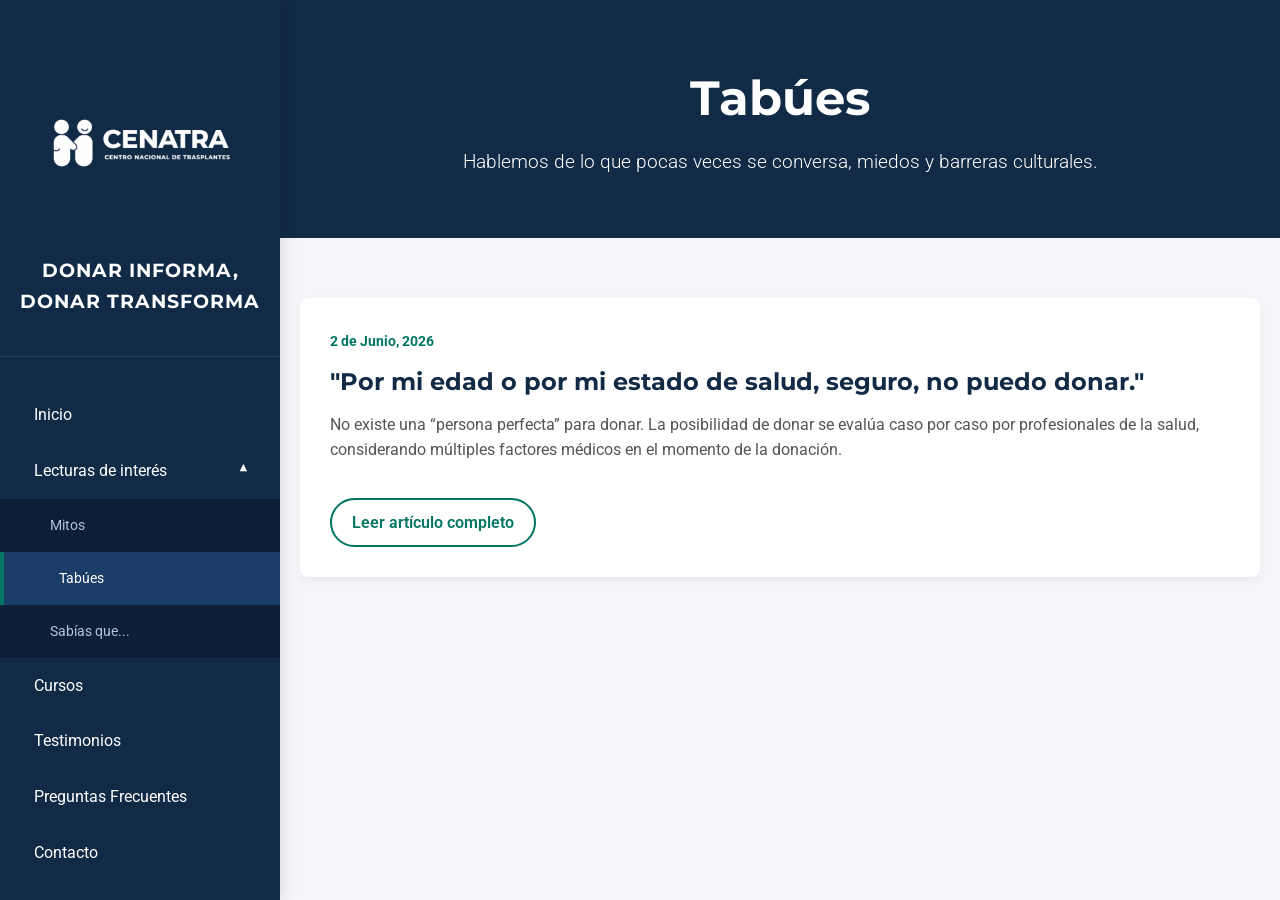
<file: Tabues.html>
<!DOCTYPE html>
<html lang="es">
<head>
    <meta charset="UTF-8">
    <meta name="viewport" content="width=device-width, initial-scale=1.0">
    <title>Tabúes | CENATRA</title>
    <link href="https://fonts.googleapis.com/css2?family=Montserrat:wght@300;400;600;700&family=Roboto:wght@300;400;700&display=swap" rel="stylesheet">
    <link rel="stylesheet" href="styles.css">
    <script src="script.js" defer></script>
</head>
<body>

    <button class="mobile-menu-btn" id="menuBtn">☰</button>

    <aside class="sidebar" id="sidebar">
        <div class="sidebar-header">
            <a href="index.html">
                <img src="Imagenes/logo.png" alt="logo">
                <h2>DONAR INFORMA,<br>DONAR TRANSFORMA</h2>
            </a>
        </div>
        <nav class="sidebar-nav">
            <ul>
                <li><a href="index.html#inicio" class="nav-link">Inicio</a></li>
                <li class="has-submenu open">
                    <a href="index.html#articulos" class="nav-link dropdown-toggle" id="lecturas-btn">
                        Lecturas de interés <span class="arrow" style="transform: rotate(180deg);">▼</span>
                    </a>
                    <ul class="submenu open" id="lecturas-submenu" style="max-height: 200px;">
                        <li><a href="Mitos.html" class="nav-link sub-link">Mitos</a></li>
                        <li><a href="Tabues.html" class="nav-link sub-link active">Tabúes</a></li>
                        <li><a href="Sabias-que.html" class="nav-link sub-link">Sabías que...</a></li>
                    </ul>
                </li>
                <li><a href="Cursos.html" class="nav-link">Cursos</a></li>
                <li><a href="Testimonios.html" class="nav-link">Testimonios</a></li>
                <li><a href="index.html#faq" class="nav-link">Preguntas Frecuentes</a></li>
                <li><a href="index.html#contacto" class="nav-link">Contacto</a></li>
            </ul>
        </nav>
    </aside>

    <main class="main-content">
        <section class="page-header" style="background-color: var(--azul-institucional); color: white; padding: 60px 20px; text-align: center;">
            <h1 style="font-size: 3rem; margin-bottom: 10px;">Tabúes</h1>
            <p style="font-size: 1.2rem; font-weight: 300;">Hablemos de lo que pocas veces se conversa, miedos y barreras culturales.</p>
        </section>

        <section class="blog-posts container">
            
            <article class="post-item" style="background: white; padding: 30px; border-radius: 8px; margin-bottom: 30px; box-shadow: 0 4px 10px rgba(0,0,0,0.05);">
                <span style="color: var(--verde-salud); font-weight: bold; font-size: 0.9rem;">2 de Junio, 2026</span>
                <h2 style="color: var(--azul-institucional); margin: 10px 0;">"Por mi edad o por mi estado de salud, seguro, no puedo donar."</h2>
                <p style="color: var(--gris-texto); margin-bottom: 20px;">No existe una “persona perfecta” para donar. La posibilidad de donar se evalúa caso por caso por profesionales de la salud, considerando múltiples factores médicos en el momento de la donación.</p>
                <a href="T1-0226.html" class="btn-outline">Leer artículo completo</a>
            </article>

        </section>
    </main>
</body>
</html>
</file>
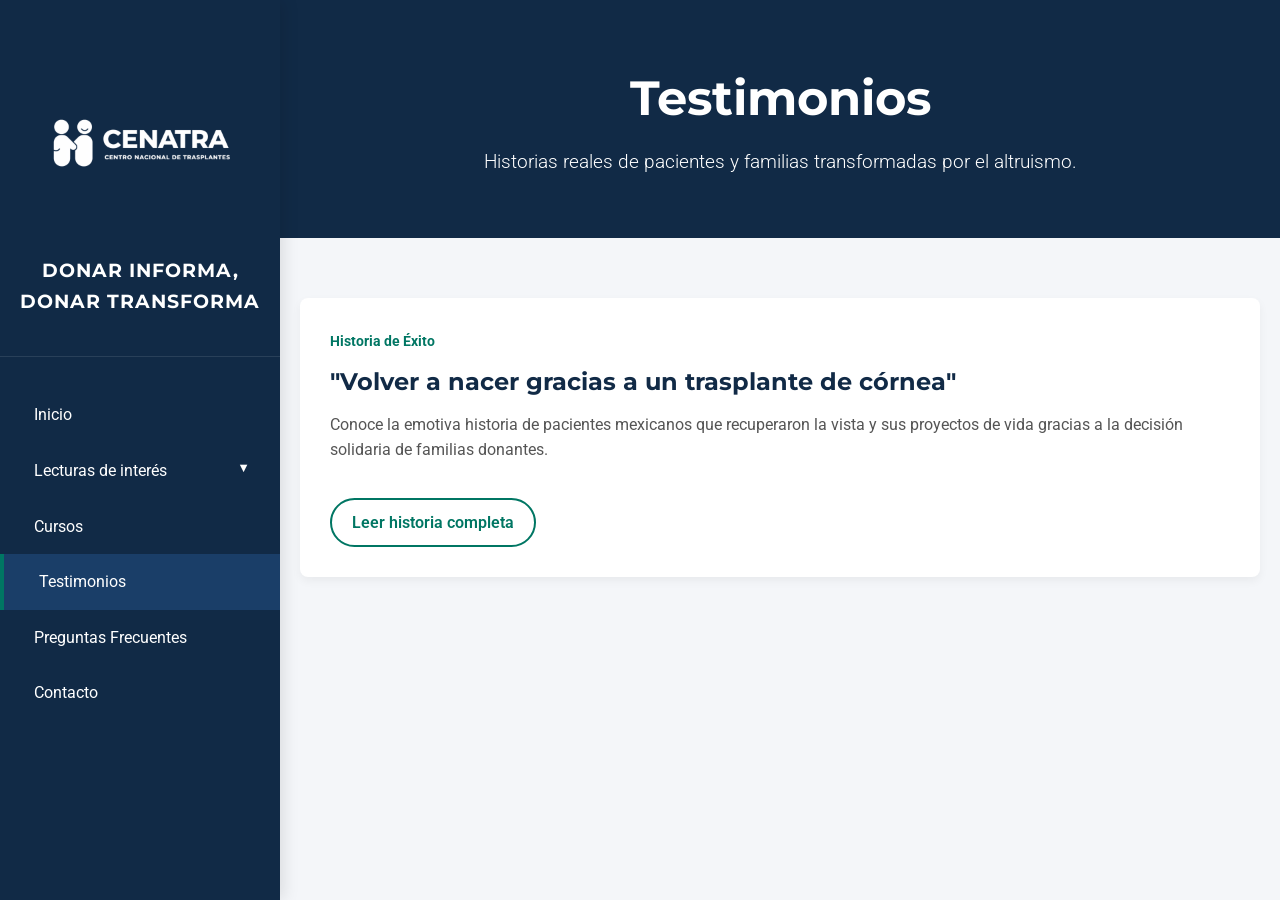
<file: Testimonios.html>
<!DOCTYPE html>
<html lang="es">
<head>
    <meta charset="UTF-8">
    <meta name="viewport" content="width=device-width, initial-scale=1.0">
    <title>Testimonios de Vida | CENATRA</title>
    <link href="https://fonts.googleapis.com/css2?family=Montserrat:wght@300;400;600;700&family=Roboto:wght@300;400;700&display=swap" rel="stylesheet">
    <link rel="stylesheet" href="styles.css">
    <script src="script.js" defer></script>
</head>
<body>

    <button class="mobile-menu-btn" id="menuBtn">☰</button>

    <aside class="sidebar" id="sidebar">
        <div class="sidebar-header">
            <a href="index.html">
                <img src="Imagenes/logo.png" alt="logo">
                <h2>DONAR INFORMA,<br>DONAR TRANSFORMA</h2>
            </a>
        </div>
        <nav class="sidebar-nav">
            <ul>
                <li><a href="index.html#inicio" class="nav-link">Inicio</a></li>
                <li class="has-submenu">
                    <a href="index.html#articulos" class="nav-link dropdown-toggle" id="lecturas-btn">
                        Lecturas de interés <span class="arrow">▼</span>
                    </a>
                    <ul class="submenu" id="lecturas-submenu">
                        <li><a href="Mitos.html" class="nav-link sub-link">Mitos</a></li>
                        <li><a href="Tabues.html" class="nav-link sub-link">Tabúes</a></li>
                        <li><a href="Sabias-que.html" class="nav-link sub-link">Sabías que...</a></li>
                    </ul>
                </li>
                <li><a href="Cursos.html" class="nav-link">Cursos</a></li>
                <li><a href="Testimonios.html" class="nav-link active">Testimonios</a></li>
                <li><a href="index.html#faq" class="nav-link">Preguntas Frecuentes</a></li>
                <li><a href="index.html#contacto" class="nav-link">Contacto</a></li>
            </ul>
        </nav>
    </aside>

    <main class="main-content">
        <section class="page-header" style="background-color: var(--azul-institucional); color: white; padding: 60px 20px; text-align: center;">
            <h1 style="font-size: 3rem; margin-bottom: 10px;">Testimonios</h1>
            <p style="font-size: 1.2rem; font-weight: 300;">Historias reales de pacientes y familias transformadas por el altruismo.</p>
        </section>

        <section class="blog-posts container">
            
            <article class="post-item" style="background: white; padding: 30px; border-radius: 8px; margin-bottom: 30px; box-shadow: 0 4px 10px rgba(0,0,0,0.05);">
                <span style="color: var(--verde-salud); font-weight: bold; font-size: 0.9rem;">Historia de Éxito</span>
                <h2 style="color: var(--azul-institucional); margin: 10px 0;">"Volver a nacer gracias a un trasplante de córnea"</h2>
                <p style="color: var(--gris-texto); margin-bottom: 20px;">Conoce la emotiva historia de pacientes mexicanos que recuperaron la vista y sus proyectos de vida gracias a la decisión solidaria de familias donantes.</p>
                <a href="#" class="btn-outline">Leer historia completa</a>
            </article>

        </section>
    </main>
</body>
</html>
</file>
<file: styles.css>
/* ===================================================
   VARIABLES Y RESET PRINCIPAL
   =================================================== */
:root {
    --azul-institucional: #112A46; 
    --azul-claro: #1A3E68;        
    --verde-salud: #007663;       
    --verde-claro: #009D84;       
    --gris-fondo: #F4F6F9;        
    --gris-texto: #555555;        
    --blanco: #FFFFFF;            
    --negro-suave: #222222;       
    --sidebar-width: 280px;       
}

* {
    margin: 0;
    padding: 0;
    box-sizing: border-box;
}

body {
    font-family: 'Roboto', sans-serif;
    background-color: var(--gris-fondo);
    color: var(--negro-suave);
    line-height: 1.6;
    display: flex;
}

h1, h2, h3, h4, h5 {
    font-family: 'Montserrat', sans-serif;
}

a {
    text-decoration: none;
    color: inherit;
}

img {
    max-width: 100%;
    height: auto;
    display: block;
}

/* ===================================================
   SIDEBAR LATERAL (NAVEGACIÓN)
   =================================================== */
.sidebar {
    width: var(--sidebar-width);
    background-color: var(--azul-institucional);
    color: var(--blanco);
    height: 100vh;
    position: fixed;
    top: 0;
    left: 0;
    display: flex;
    flex-direction: column;
    box-shadow: 4px 0 15px rgba(0,0,0,0.1);
    z-index: 1000;
    transition: transform 0.3s ease;
}

.sidebar-header {
    padding: 40px 20px;
    text-align: center;
    border-bottom: 1px solid rgba(255,255,255,0.1);
}

.sidebar-header img {
    width: 200px;
    margin: 0 auto 15px;
}

.sidebar-header h2 {
    font-size: 1.2rem;
    font-weight: 700;
    color: var(--blanco);
    letter-spacing: 1px;
}

.sidebar-nav {
    flex: 1;
    padding: 30px 0;
    overflow-y: auto;
}

.sidebar-nav ul {
    list-style: none;
}

.sidebar-nav li a {
    display: block;
    padding: 15px 30px;
    font-size: 1rem;
    font-weight: 400;
    transition: all 0.3s ease;
    border-left: 4px solid transparent;
}

.sidebar-nav li a:hover,
.sidebar-nav li a.active {
    background-color: var(--azul-claro);
    border-left: 4px solid var(--verde-salud);
    padding-left: 35px;
}

/* --- SUBMENÚ DESPLEGABLE EN SIDEBAR --- */
.submenu {
    max-height: 0;
    overflow: hidden;
    transition: max-height 0.4s ease;
    background-color: #0c1f36; 
}

.submenu.open {
    max-height: 250px;
}

.sidebar-nav li .submenu a {
    padding-left: 50px;
    font-size: 0.9rem;
    color: #b0c4de;
    border-left: none;
}

.sidebar-nav li .submenu a:hover,
.sidebar-nav li .submenu a.active {
    background-color: var(--azul-claro);
    border-left: 4px solid var(--verde-salud);
    padding-left: 55px;
    color: var(--blanco);
}

.arrow {
    float: right;
    font-size: 0.8rem;
    transition: transform 0.3s ease;
}

.has-submenu.open .arrow {
    transform: rotate(180deg); 
}

/* Botón Menú Móvil (Hamburguesa) */
.mobile-menu-btn {
    display: none;
    position: fixed;
    top: 20px;
    right: 20px;
    background-color: var(--verde-salud);
    color: var(--blanco);
    border: none;
    font-size: 1.5rem;
    padding: 10px 15px;
    border-radius: 5px;
    cursor: pointer;
    z-index: 1100;
}

/* ===================================================
   ESTRUCTURA DEL CONTENIDO PRINCIPAL
   =================================================== */
.main-content {
    margin-left: var(--sidebar-width);
    width: calc(100% - var(--sidebar-width));
    display: flex;
    flex-direction: column;
}

.container {
    max-width: 1200px;
    margin: 0 auto;
    padding: 60px 20px;
}

.section-title {
    text-align: center;
    font-size: 2.5rem;
    color: var(--azul-institucional);
    margin-bottom: 40px;
    position: relative;
}

.section-title::after {
    content: '';
    display: block;
    width: 60px;
    height: 4px;
    background-color: var(--verde-salud);
    margin: 15px auto 0;
    border-radius: 2px;
}

/* ===================================================
   HERO SECTION (BANNER PRINCIPAL)
   =================================================== */
.hero {
    position: relative;
    background: linear-gradient(rgba(17, 42, 70, 0.8), rgba(0, 118, 99, 0.7)), 
                url('https://images.unsplash.com/photo-1579684385127-1ef15d508118?auto=format&fit=crop&w=1600&q=80') center/cover no-repeat;
    height: 100vh;
    display: flex;
    align-items: center;
    justify-content: center;
    text-align: center;
    color: var(--blanco);
    padding: 0 20px;
}

.hero-logos {
    position: absolute;
    top: 30px;
    left: 40px;
    right: 40px;
    display: flex;
    justify-content: space-between;
    align-items: center;
    width: calc(100% - 80px);
}

.hero-content h1 {
    font-size: 4rem;
    font-weight: 700;
    margin-bottom: 20px;
    text-shadow: 2px 2px 4px rgba(0,0,0,0.5);
}

.hero-content h3 {
    font-size: 1.8rem;
    font-weight: 300;
    margin-bottom: 30px;
}

/* Componentes de Botones */
.btn-primary {
    display: inline-block;
    background-color: var(--verde-salud);
    color: var(--blanco);
    padding: 15px 30px;
    border-radius: 30px;
    font-weight: 600;
    transition: background-color 0.3s ease;
}

.btn-primary:hover {
    background-color: var(--verde-claro);
}

.btn-outline {
    display: inline-block;
    border: 2px solid var(--verde-salud);
    color: var(--verde-salud);
    padding: 10px 20px;
    border-radius: 30px;
    font-weight: 600;
    transition: all 0.3s ease;
    margin-top: 15px;
}

.btn-outline:hover {
    background-color: var(--verde-salud);
    color: var(--blanco);
}

/* ===================================================
   SECCIÓN MISIÓN Y VISIÓN
   =================================================== */
.mision-text {
    text-align: center;
    max-width: 900px;
    margin: 0 auto;
    font-size: 1.2rem;
    color: var(--gris-texto);
}

/* ===================================================
   TARJETAS DE REJILLA (LECTURAS DE INTERÉS)
   =================================================== */
.grid-cards {
    display: grid;
    grid-template-columns: repeat(auto-fit, minmax(300px, 1fr));
    gap: 30px;
}

.card {
    background: var(--blanco);
    border-radius: 10px;
    overflow: hidden;
    box-shadow: 0 5px 15px rgba(0,0,0,0.05);
    transition: transform 0.3s ease;
}

.card:hover {
    transform: translateY(-10px);
}

.card-img img {
    width: 100%;
    height: 200px;
    object-fit: cover;
}

.card-content {
    padding: 25px;
}

.card-category {
    font-size: 0.8rem;
    color: var(--verde-salud);
    font-weight: 700;
    text-transform: uppercase;
    letter-spacing: 1px;
    display: block;
    margin-bottom: 10px;
}

.card-title {
    font-size: 1.3rem;
    color: var(--azul-institucional);
    margin-bottom: 15px;
}

.card-text {
    color: var(--gris-texto);
    font-size: 0.95rem;
    margin-bottom: 20px;
}

/* ===================================================
   DIRECTORIO / EQUIPO INSTITUIONAL
   =================================================== */
.team-card {
    text-align: center;
    background: var(--blanco);
    padding: 30px;
    border-radius: 10px;
    box-shadow: 0 5px 15px rgba(0,0,0,0.05);
}

.team-img {
    width: 120px;
    height: 120px;
    margin: 0 auto 20px;
    border-radius: 50%;
    overflow: hidden;
    border: 3px solid var(--verde-salud);
}

.team-img img {
    width: 100%;
    height: 100%;
    object-fit: cover;
}

.team-title {
    color: var(--azul-institucional);
    font-size: 1.2rem;
    margin-bottom: 5px;
}

.team-role {
    color: var(--verde-salud);
    font-weight: 600;
    font-size: 0.9rem;
    margin-bottom: 15px;
}

.team-desc {
    color: var(--gris-texto);
    font-size: 0.9rem;
}

/* ===================================================
   SISTEMA DE ACORDEÓN (FAQ Y TEMARIOS)
   =================================================== */
.faq-container {
    max-width: 800px;
    margin: 0 auto;
}

.accordion-item {
    background: var(--blanco);
    margin-bottom: 15px;
    border-radius: 5px;
    box-shadow: 0 2px 10px rgba(0,0,0,0.05);
    overflow: hidden;
}

.accordion-header {
    padding: 20px;
    display: flex;
    justify-content: space-between;
    align-items: center;
    cursor: pointer;
    background: var(--blanco);
    transition: background 0.3s ease;
}

.accordion-header h4 {
    color: var(--azul-institucional);
    font-size: 1.1rem;
    font-family: 'Montserrat', sans-serif;
}

.accordion-header .icon {
    font-size: 1.5rem;
    color: var(--verde-salud);
    font-weight: bold;
}

.accordion-header.active {
    background: var(--azul-claro);
}

.accordion-header.active h4,
.accordion-header.active .icon {
    color: var(--blanco);
}

.accordion-content {
    max-height: 0;
    overflow: hidden;
    transition: max-height 0.3s ease;
    background: var(--blanco);
}

.accordion-content p {
    padding: 0 20px 20px;
    color: var(--gris-texto);
}

/* ===================================================
   CARRUSEL DE IMÁGENES CLÁSICO (1200x500 con Enlaces)
   =================================================== */
.carousel-section {
    padding: 40px 20px 0 20px; 
    background-color: var(--gris-fondo);
    display: flex;
    justify-content: center;
}

.carousel-wrapper {
    position: relative;
    width: 100%;
    max-width: 1200px;    
    aspect-ratio: 12 / 5; 
    overflow: hidden;
    border-radius: 12px;
    box-shadow: 0 8px 22px rgba(17, 42, 70, 0.1);
    background-color: #000;
}

.carousel-track {
    display: flex;
    width: 100%;
    height: 100%;
    transition: transform 0.5s ease-in-out;
}

.carousel-slide {
    min-width: 100%;
    height: 100%;
}

.carousel-slide a {
    display: block;
    width: 100%;
    height: 100%;
    cursor: pointer;
}

.carousel-slide img {
    width: 100%;
    height: 100%;
    object-fit: cover; 
    transition: opacity 0.3s ease;
}

.carousel-slide a:hover img {
    opacity: 0.93;
}

/* Controles del carrusel (Flechas) */
.carousel-arrow {
    position: absolute;
    top: 50%;
    transform: translateY(-50%);
    background-color: rgba(17, 42, 70, 0.7);
    color: var(--blanco);
    border: none;
    width: 46px;
    height: 46px;
    border-radius: 50%;
    font-size: 1.2rem;
    cursor: pointer;
    transition: all 0.3s ease;
    display: flex;
    align-items: center;
    justify-content: center;
    z-index: 10;
}

.carousel-arrow:hover {
    background-color: var(--verde-salud);
    transform: translateY(-50%) scale(1.08);
}

.carousel-arrow.prev { left: 20px; }
.carousel-arrow.next { right: 20px; }

/* Puntos Indicadores Inferiores */
.carousel-indicators {
    position: absolute;
    bottom: 20px;
    left: 50%;
    transform: translateX(-50%);
    display: flex;
    gap: 10px;
    z-index: 10;
}

.carousel-indicators .indicator {
    width: 10px;
    height: 10px;
    border-radius: 50%;
    background-color: rgba(255, 255, 255, 0.5);
    cursor: pointer;
    transition: all 0.3s ease;
}

.carousel-indicators .indicator.active {
    background-color: var(--verde-claro);
    transform: scale(1.1);
    width: 24px;
    border-radius: 10px;
}

/* ===================================================
   SISTEMA DE AUTENTICACIÓN (LOGIN)
   =================================================== */
.btn-login {
    background-color: transparent;
    color: var(--blanco);
    border: 2px solid var(--blanco);
    padding: 8px 22px;
    border-radius: 25px;
    font-weight: 600;
    font-size: 0.9rem;
    font-family: 'Montserrat', sans-serif;
    transition: all 0.3s ease;
}

.btn-login:hover {
    background-color: var(--blanco);
    color: var(--azul-institucional);
    transform: scale(1.03);
}

.login-body {
    display: flex;
    justify-content: center;
    align-items: center;
    min-height: 100vh;
    width: 100%;
    margin: 0;
    padding: 20px;
    background: linear-gradient(rgba(17, 42, 70, 0.85), rgba(0, 118, 99, 0.85)), 
                url('https://images.unsplash.com/photo-1579684385127-1ef15d508118?auto=format&fit=crop&w=1600&q=80') center/cover no-repeat;
}

.login-container {
    background-color: var(--blanco);
    padding: 40px 30px;
    border-radius: 12px;
    box-shadow: 0 10px 30px rgba(0, 0, 0, 0.25);
    width: 100%;
    max-width: 420px;
    text-align: center;
}

.login-logo img {
    width: 190px;
    margin: 0 auto 20px;
}

.login-container h2 {
    color: var(--azul-institucional);
    font-size: 1.6rem;
    margin-bottom: 30px;
    font-weight: 700;
}

.form-group {
    text-align: left;
    margin-bottom: 22px;
}

.form-group label {
    display: block;
    font-size: 0.85rem;
    color: var(--gris-texto);
    margin-bottom: 8px;
    font-weight: 600;
    font-family: 'Montserrat', sans-serif;
}

.form-group input {
    width: 100%;
    padding: 12px 16px;
    border: 1px solid #ccd1d9;
    border-radius: 6px;
    font-size: 1rem;
    font-family: 'Roboto', sans-serif;
    color: var(--negro-suave);
    transition: all 0.3s ease;
}

.form-group input:focus {
    outline: none;
    border-color: var(--verde-salud);
    box-shadow: 0 0 0 3px rgba(0, 118, 99, 0.15);
}

.btn-submit {
    width: 100%;
    background-color: var(--verde-salud);
    color: var(--blanco);
    border: none;
    padding: 14px;
    border-radius: 6px;
    font-size: 1rem;
    font-weight: 600;
    font-family: 'Montserrat', sans-serif;
    cursor: pointer;
    transition: background-color 0.3s ease;
    margin-top: 10px;
}

.btn-submit:hover {
    background-color: var(--verde-claro);
}

.back-to-home {
    display: inline-block;
    margin-top: 25px;
    color: var(--azul-claro);
    font-size: 0.9rem;
    font-weight: 600;
    transition: color 0.3s ease;
}

.back-to-home:hover {
    color: var(--verde-salud);
    text-decoration: underline;
}

/* ===================================================
   ESTILOS EXCLUSIVOS: TEMARIO DE CURSO ACADÉMICO
   =================================================== */
.course-list {
    list-style: none;
    padding: 10px 20px 25px 20px;
}

.course-list li {
    padding: 15px 0;
    border-bottom: 1px dashed #e1e6eb;
    display: flex;
    flex-direction: column;
    gap: 4px;
}

.course-list li:last-child {
    border-bottom: none;
}

.course-list li strong {
    color: var(--azul-institucional);
    font-size: 1.05rem;
    font-family: 'Montserrat', sans-serif;
    line-height: 1.4;
}

.course-list li span {
    font-size: 0.9rem;
    color: var(--verde-salud);
    font-weight: 600;
}

/* Estructura Grid: Panel de Discusión / Mesa Redonda */
.panel-container {
    display: grid;
    grid-template-columns: 1fr 1.5fr;
    gap: 40px;
    margin-top: 20px;
}

.panel-staff {
    background-color: var(--gris-fondo);
    padding: 30px;
    border-radius: 10px;
    display: flex;
    flex-direction: column;
    gap: 25px;
    border-left: 5px solid var(--azul-institucional);
}

.staff-block h5 {
    color: var(--azul-institucional);
    font-size: 0.9rem;
    text-transform: uppercase;
    letter-spacing: 1px;
    margin-bottom: 8px;
}

.staff-block p {
    font-size: 1.1rem;
    font-weight: 700;
    color: var(--negro-suave);
}

.staff-block ul {
    list-style: none;
    display: flex;
    flex-direction: column;
    gap: 8px;
}

.staff-block ul li {
    font-size: 1rem;
    color: var(--gris-texto);
    position: relative;
    padding-left: 15px;
}

.staff-block ul li::before {
    content: '•';
    color: var(--verde-salud);
    font-weight: bold;
    position: absolute;
    left: 0;
}

/* Contenedor de Preguntas Clave */
.panel-questions h3 {
    color: var(--azul-institucional);
    margin-bottom: 25px;
    font-size: 1.5rem;
}

.question-box {
    display: flex;
    gap: 20px;
    align-items: flex-start;
    background-color: var(--gris-fondo);
    padding: 20px;
    border-radius: 8px;
    margin-bottom: 15px;
    transition: transform 0.2s ease;
}

.question-box:hover {
    transform: translateX(5px);
}

.q-num {
    font-family: 'Montserrat', sans-serif;
    font-size: 1.4rem;
    font-weight: 700;
    color: var(--verde-salud);
    background: rgba(0, 118, 99, 0.1);
    padding: 4px 10px;
    border-radius: 6px;
    line-height: 1;
}

.question-box p {
    font-size: 0.95rem;
    color: var(--negro-suave);
    font-weight: 500;
    line-height: 1.5;
}

/* ===================================================
   FOOTER INSTITUCIONAL COHESIVO
   =================================================== */
.footer {
    background-color: var(--azul-institucional);
    color: var(--blanco);
    padding: 60px 20px 20px;
}

.footer-grid {
    max-width: 1200px;
    margin: 0 auto;
    display: grid;
    grid-template-columns: repeat(auto-fit, minmax(250px, 1fr));
    gap: 40px;
    margin-bottom: 40px;
}

.footer-col h4 {
    font-size: 1.2rem;
    margin-bottom: 20px;
    color: var(--verde-claro);
}

.footer-col p {
    font-size: 0.9rem;
    margin-bottom: 10px;
    color: #ccc;
}

.footer-col ul {
    list-style: none;
}

.footer-col ul li {
    margin-bottom: 10px;
}

.footer-col ul li a {
    color: #ccc;
    font-size: 0.9rem;
    transition: color 0.3s;
}

.footer-col ul li a:hover {
    color: var(--verde-claro);
}

.social-links {
    margin-top: 20px;
}

.social-links a {
    display: inline-block;
    margin-right: 15px;
    color: var(--blanco);
    font-size: 0.9rem;
    text-decoration: underline;
}

.footer-bottom {
    text-align: center;
    padding-top: 20px;
    border-top: 1px solid rgba(255,255,255,0.1);
    font-size: 0.8rem;
    color: #aaa;
}

/* ===================================================
   MEDIA QUERIES (ADAPTACIÓN RESPONSIVA MÓVIL)
   =================================================== */
@media (max-width: 992px) {
    .panel-container {
        grid-template-columns: 1fr;
        gap: 30px;
    }
}

@media (max-width: 768px) {
    .mobile-menu-btn {
        display: block;
    }

    .sidebar {
        transform: translateX(-100%);
    }

    .sidebar.show {
        transform: translateX(0);
    }

    .main-content {
        margin-left: 0;
        width: 100%;
    }

    .hero-content h1 {
        font-size: 2.5rem;
    }

    .hero-content h3 {
        font-size: 1.2rem;
    }

    .hero-logos {
        flex-direction: column;
        gap: 15px;
        top: 20px;
        left: 20px;
        align-items: flex-start;
    }

    .section-title {
        font-size: 2rem;
    }
    
    .carousel-wrapper {
        max-width: 100%; 
        border-radius: 6px; 
    }
}
</file>
